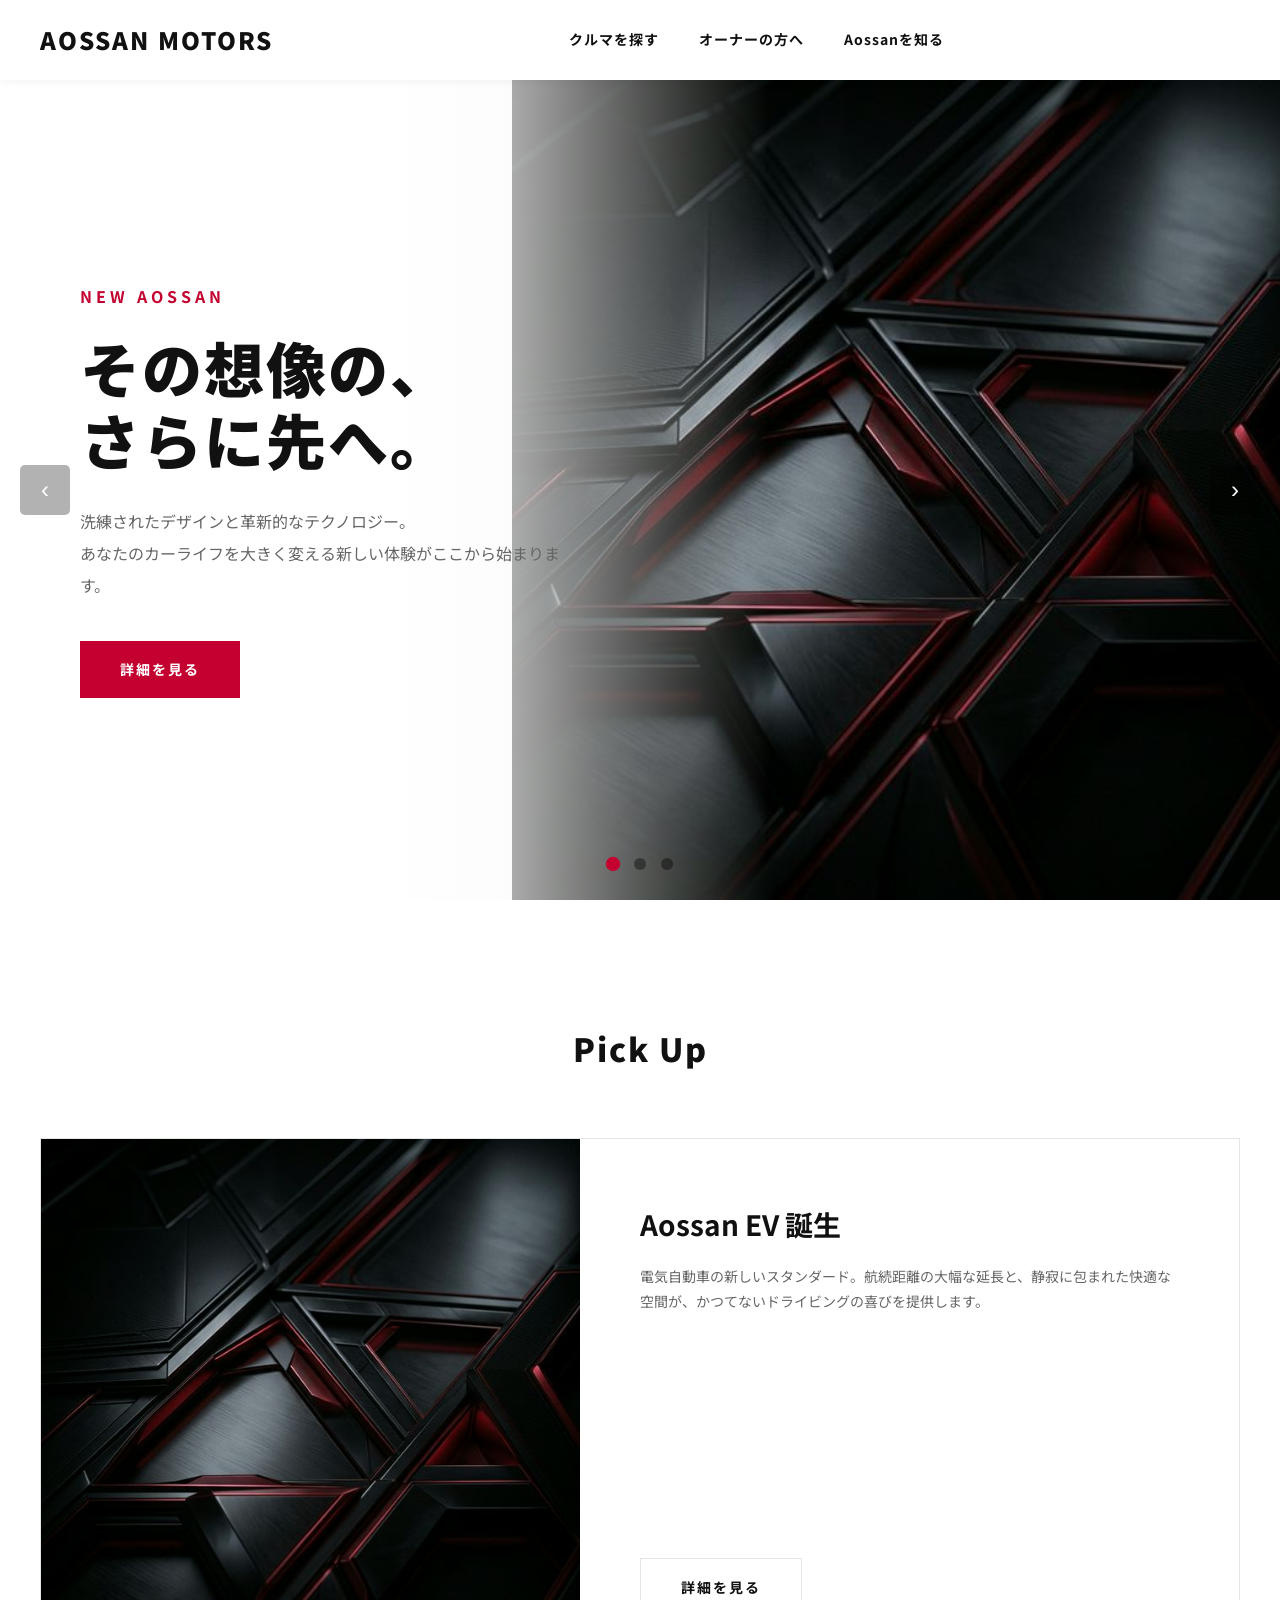
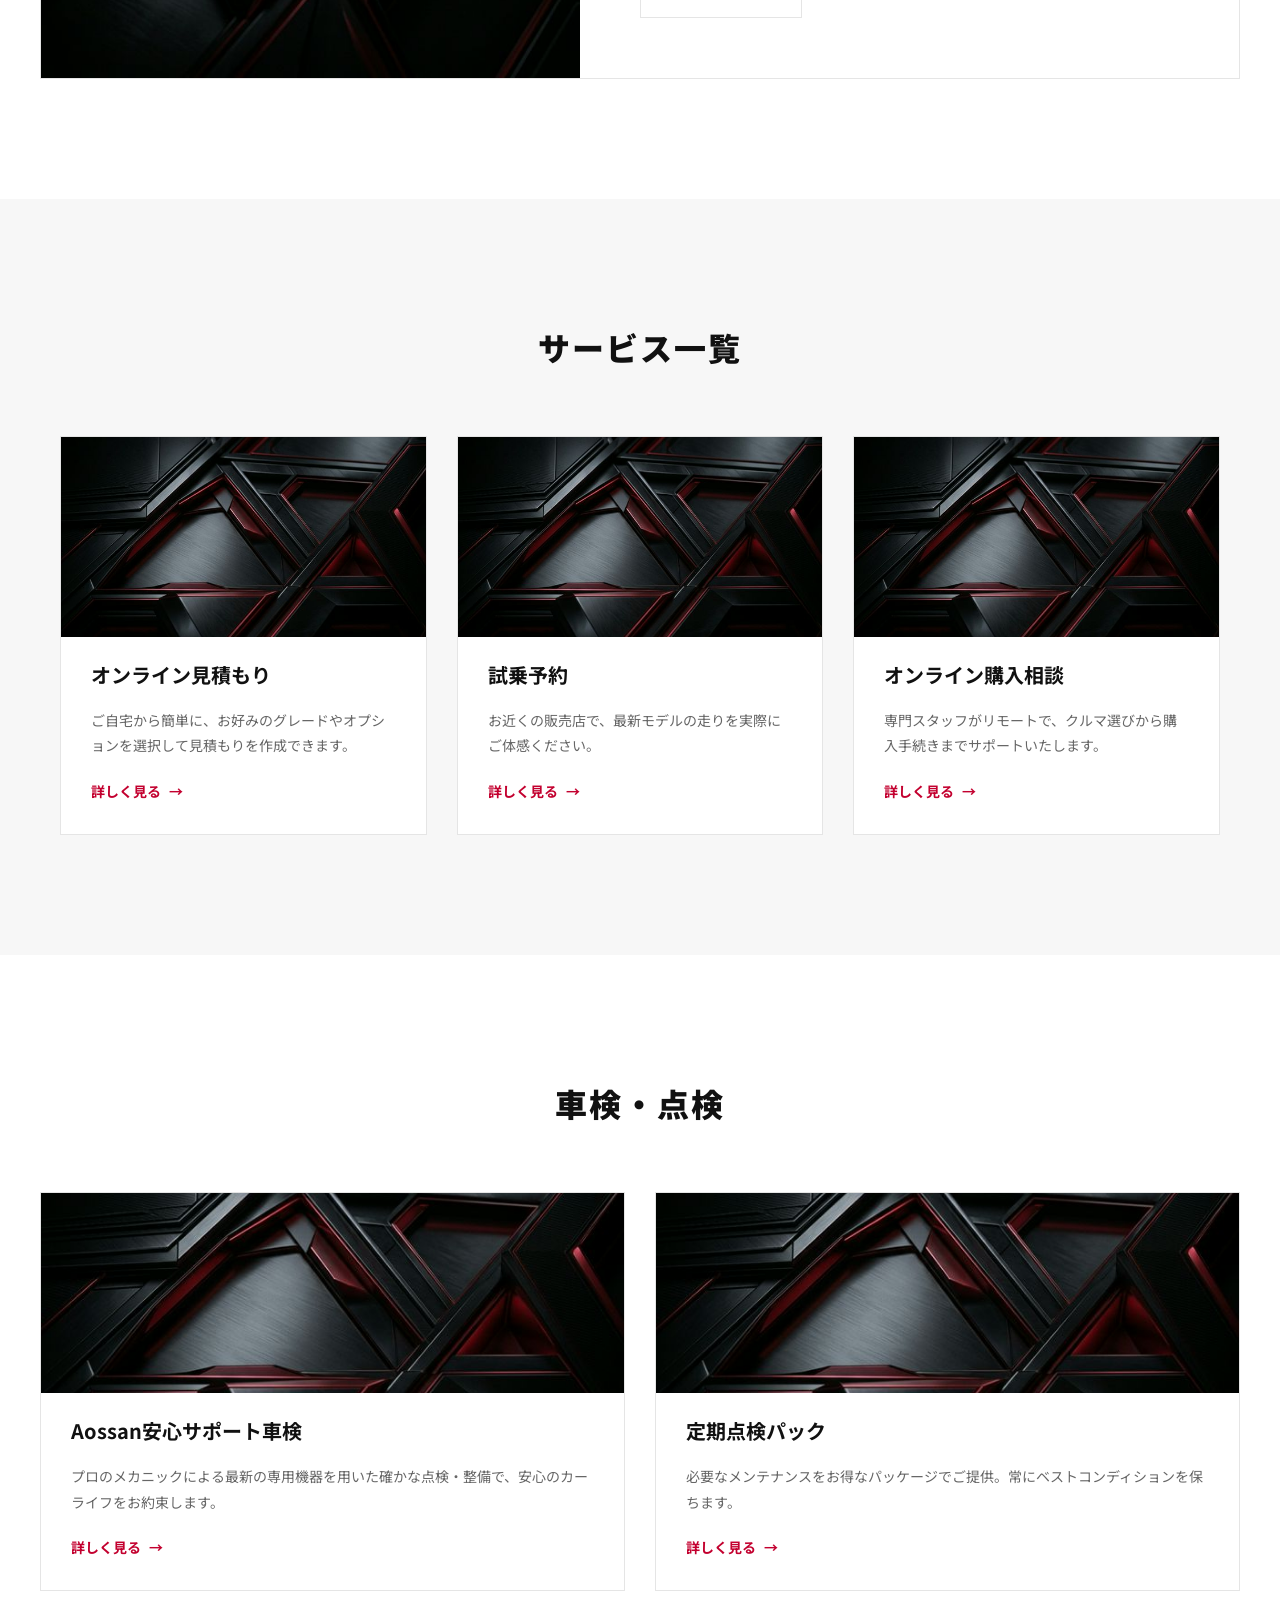
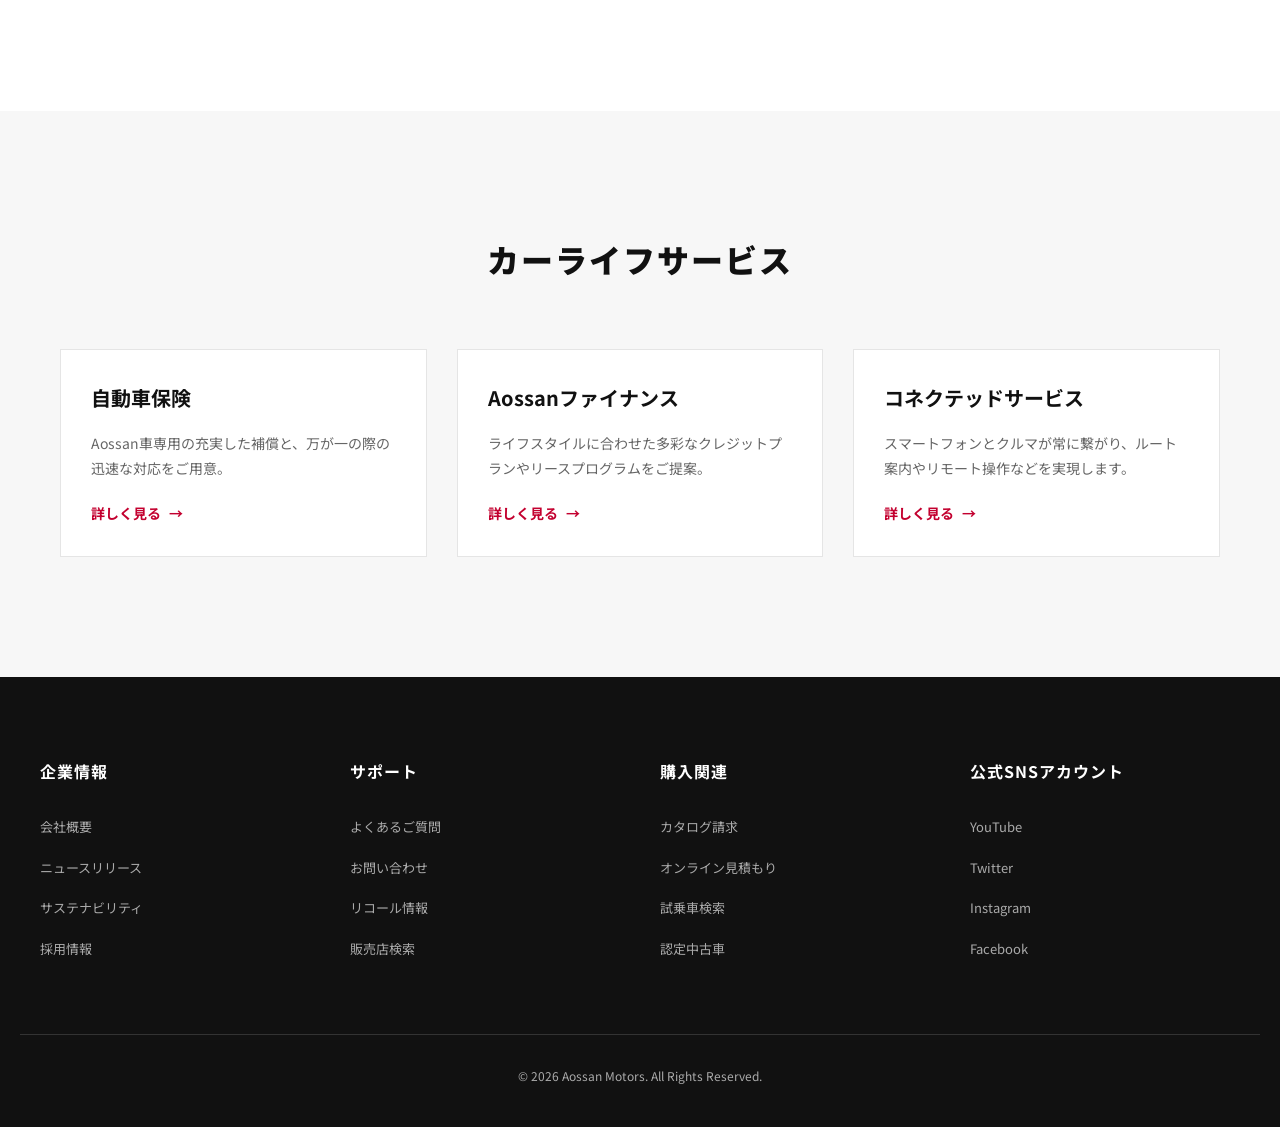
<file: index.html>
<!DOCTYPE html>
<html lang="ja">
<head>
  <meta charset="UTF-8">
  <meta name="viewport" content="width=device-width, initial-scale=1.0">
  <meta name="description" content="Aossanの車ラインナップとサービス紹介">
  <title>Aossan Motors｜未来の車</title>
  <link rel="stylesheet" href="style.css">
</head>
<body>

  <!-- Header -->
  <header class="header">
    <div class="header__logo">
      <a href="index.html">AOSSAN MOTORS</a>
    </div>
    
    <nav class="header__nav">
      <a href="lineup.html">クルマを探す</a>
      <a href="support.html">オーナーの方へ</a>
      <a href="detail.html">Aossanを知る</a>
    </nav>

    <div class="header__controls">
      <div class="hamburger">
        <span></span><span></span><span></span>
      </div>
    </div>
  </header>

  <!-- ① Hero Slider Section -->
  <section class="slider-wrapper">
    <div class="slider">
      <!-- Slide 1 -->
      <div class="slide active">
        <div class="slide-bg" style="background-image: url('./assets/slide1.jpg');"></div>
        <div class="slide-content">
          <p class="slide-label">NEW AOSSAN</p>
          <h1 class="slide-title">その想像の、<br>さらに先へ。</h1>
          <p class="slide-desc">洗練されたデザインと革新的なテクノロジー。<br>あなたのカーライフを大きく変える新しい体験がここから始まります。</p>
          <div>
            <a href="detail.html" class="btn" style="background-color: var(--color-red); border-color: var(--color-red); color: #fff;">詳細を見る</a>
          </div>
        </div>
      </div>
      <!-- Slide 2 -->
      <div class="slide">
        <div class="slide-bg" style="background-image: url('./assets/slide2.jpg');"></div>
        <div class="slide-content">
          <p class="slide-label">PERFORMANCE</p>
          <h1 class="slide-title">圧巻の<br>ドライビング性能</h1>
          <p class="slide-desc">意のままに操る歓びを。次世代パワートレインがもたらす<br>スムーズで力強い加速をご体感ください。</p>
          <div>
            <a href="lineup.html" class="btn" style="background-color: var(--color-red); border-color: var(--color-red); color: #fff;">ラインナップを見る</a>
          </div>
        </div>
      </div>
      <!-- Slide 3 -->
      <div class="slide">
        <div class="slide-bg" style="background-image: url('./assets/slide3.jpg');"></div>
        <div class="slide-content">
          <p class="slide-label">INTERIOR</p>
          <h1 class="slide-title">極上の<br>プライベート空間</h1>
          <p class="slide-desc">静寂と快適性がクロスする。選び抜かれた素材と<br>先進のインターフェースがあなたを包み込みます。</p>
          <div>
            <a href="support.html" class="btn" style="background-color: var(--color-red); border-color: var(--color-red); color: #fff;">サポートを見る</a>
          </div>
        </div>
      </div>

      <!-- Controls -->
      <button class="slider-btn prev">‹</button>
      <button class="slider-btn next">›</button>
      <div class="dots"></div>
    </div>
  </section>

  <!-- ② Pick Up -->
  <section class="section container fade-in">
    <h2 class="section__title">Pick Up</h2>
    
    <div class="pickup-card">
      <div class="pickup-card__image">
        <img src="./assets/interior.jpg" alt="Aossan EV">
      </div>
      <div class="pickup-card__body">
        <h3 class="card__title" style="font-size: 28px; margin-bottom: 15px;">Aossan EV 誕生</h3>
        <p class="card__desc">電気自動車の新しいスタンダード。航続距離の大幅な延長と、静寂に包まれた快適な空間が、かつてないドライビングの喜びを提供します。</p>
        <div>
          <a href="detail.html" class="btn btn--outline">詳細を見る</a>
        </div>
      </div>
    </div>
  </section>

  <!-- ③ Services (3 columns) -->
  <section class="section section--bg fade-in">
    <div class="container">
      <h2 class="section__title">サービス一覧</h2>
      
      <div class="grid-3">
        <div class="card">
          <div class="card__image">
            <img src="./assets/car1.jpg" alt="Service 1">
          </div>
          <h3 class="card__title">オンライン見積もり</h3>
          <p class="card__desc">ご自宅から簡単に、お好みのグレードやオプションを選択して見積もりを作成できます。</p>
          <a href="#" class="card__link">詳しく見る</a>
        </div>
        
        <div class="card">
          <div class="card__image">
            <img src="./assets/car1.jpg" alt="Service 2">
          </div>
          <h3 class="card__title">試乗予約</h3>
          <p class="card__desc">お近くの販売店で、最新モデルの走りを実際にご体感ください。</p>
          <a href="#" class="card__link">詳しく見る</a>
        </div>
        
        <div class="card">
          <div class="card__image">
            <img src="./assets/car1.jpg" alt="Service 3">
          </div>
          <h3 class="card__title">オンライン購入相談</h3>
          <p class="card__desc">専門スタッフがリモートで、クルマ選びから購入手続きまでサポートいたします。</p>
          <a href="#" class="card__link">詳しく見る</a>
        </div>
      </div>
    </div>
  </section>

  <!-- ④ Inspection (2 columns) -->
  <section class="section container fade-in">
    <h2 class="section__title">車検・点検</h2>
    
    <div class="grid-2">
      <div class="card">
        <div class="card__image">
          <img src="./assets/interior.jpg" alt="Inspection">
        </div>
        <h3 class="card__title">Aossan安心サポート車検</h3>
        <p class="card__desc">プロのメカニックによる最新の専用機器を用いた確かな点検・整備で、安心のカーライフをお約束します。</p>
        <a href="support.html" class="card__link">詳しく見る</a>
      </div>
      
      <div class="card">
        <div class="card__image">
          <img src="./assets/interior.jpg" alt="Maintenance">
        </div>
        <h3 class="card__title">定期点検パック</h3>
        <p class="card__desc">必要なメンテナンスをお得なパッケージでご提供。常にベストコンディションを保ちます。</p>
        <a href="support.html" class="card__link">詳しく見る</a>
      </div>
    </div>
  </section>

  <!-- ⑤ Car Life Service (3 columns) -->
  <section class="section section--bg fade-in">
    <div class="container">
      <h2 class="section__title">カーライフサービス</h2>
      
      <div class="grid-3">
        <div class="card">
          <h3 class="card__title">自動車保険</h3>
          <p class="card__desc">Aossan車専用の充実した補償と、万が一の際の迅速な対応をご用意。</p>
          <a href="#" class="card__link">詳しく見る</a>
        </div>
        
        <div class="card">
          <h3 class="card__title">Aossanファイナンス</h3>
          <p class="card__desc">ライフスタイルに合わせた多彩なクレジットプランやリースプログラムをご提案。</p>
          <a href="#" class="card__link">詳しく見る</a>
        </div>
        
        <div class="card">
          <h3 class="card__title">コネクテッドサービス</h3>
          <p class="card__desc">スマートフォンとクルマが常に繋がり、ルート案内やリモート操作などを実現します。</p>
          <a href="#" class="card__link">詳しく見る</a>
        </div>
      </div>
    </div>
  </section>

  <!-- Footer -->
  <footer class="footer">
    <div class="footer-grid">
      <div class="footer-col">
        <h4>企業情報</h4>
        <ul>
          <li><a href="#">会社概要</a></li>
          <li><a href="#">ニュースリリース</a></li>
          <li><a href="#">サステナビリティ</a></li>
          <li><a href="#">採用情報</a></li>
        </ul>
      </div>
      <div class="footer-col">
        <h4>サポート</h4>
        <ul>
          <li><a href="support.html">よくあるご質問</a></li>
          <li><a href="contact.html">お問い合わせ</a></li>
          <li><a href="#">リコール情報</a></li>
          <li><a href="#">販売店検索</a></li>
        </ul>
      </div>
      <div class="footer-col">
        <h4>購入関連</h4>
        <ul>
          <li><a href="lineup.html">カタログ請求</a></li>
          <li><a href="#">オンライン見積もり</a></li>
          <li><a href="#">試乗車検索</a></li>
          <li><a href="#">認定中古車</a></li>
        </ul>
      </div>
      <div class="footer-col">
        <h4>公式SNSアカウント</h4>
        <ul>
          <li><a href="#">YouTube</a></li>
          <li><a href="#">Twitter</a></li>
          <li><a href="#">Instagram</a></li>
          <li><a href="#">Facebook</a></li>
        </ul>
      </div>
    </div>
    <div class="footer__bottom">
      <p>&copy; 2026 Aossan Motors. All Rights Reserved.</p>
    </div>
  </footer>

  <script src="main.js"></script>
</body>
</html>
</file>
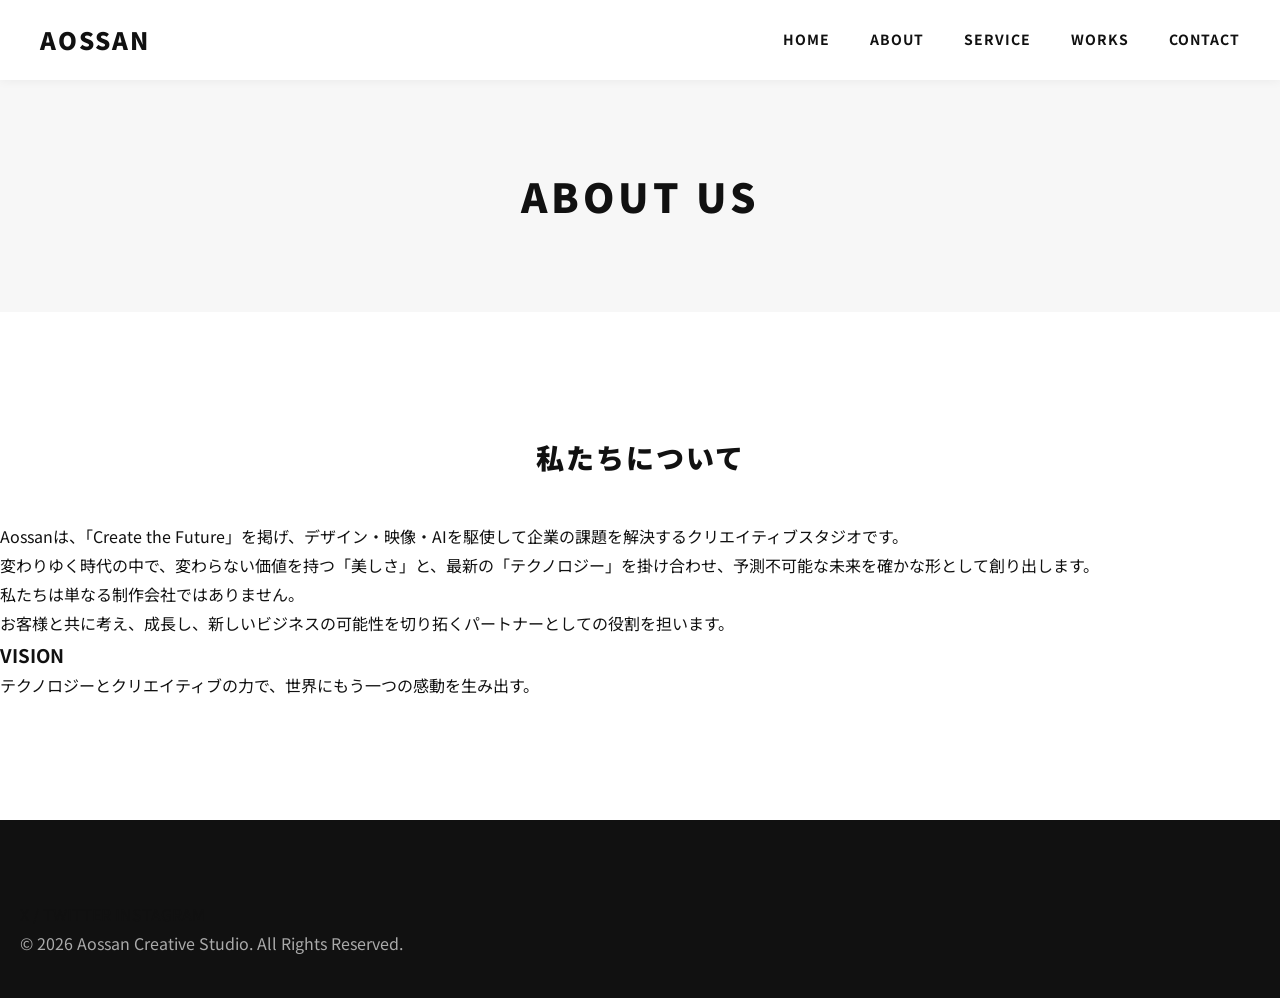
<file: about.html>
<!DOCTYPE html>
<html lang="ja">
<head>
  <meta charset="UTF-8">
  <meta name="viewport" content="width=device-width, initial-scale=1.0">
  <meta name="description" content="Aossanについて。デザイン・映像・AIで未来を創るクリエイティブスタジオ。">
  <title>ABOUT｜Aossan Creative Studio</title>
  <link rel="stylesheet" href="style.css">
</head>
<body>

  <!-- Header -->
  <header class="header">
    <div class="header__logo">
      <a href="index.html">AOSSAN</a>
    </div>
    <div class="hamburger">
      <span></span>
      <span></span>
      <span></span>
    </div>
    <nav class="header__nav">
      <a href="index.html">HOME</a>
      <a href="about.html" class="active">ABOUT</a>
      <a href="service.html">SERVICE</a>
      <a href="works.html">WORKS</a>
      <a href="contact.html">CONTACT</a>
    </nav>
  </header>

  <!-- Page Header -->
  <div class="page-header">
    <h1>ABOUT US</h1>
  </div>

  <!-- Content -->
  <section class="section fade-in">
    <div class="about-content">
      <h2 class="section__title" style="font-size: 28px; margin-bottom: 40px;">私たちについて</h2>
      <p>
        Aossanは、「Create the Future」を掲げ、デザイン・映像・AIを駆使して企業の課題を解決するクリエイティブスタジオです。<br>
        変わりゆく時代の中で、変わらない価値を持つ「美しさ」と、最新の「テクノロジー」を掛け合わせ、予測不可能な未来を確かな形として創り出します。
      </p>
      <p>
        私たちは単なる制作会社ではありません。<br>
        お客様と共に考え、成長し、新しいビジネスの可能性を切り拓くパートナーとしての役割を担います。
      </p>
      
      <div class="vision-box">
        <h3>VISION</h3>
        <p style="margin-bottom: 0;">テクノロジーとクリエイティブの力で、世界にもう一つの感動を生み出す。</p>
      </div>
    </div>
  </section>

  <!-- Footer -->
  <footer class="footer">
    <div class="footer__sns">
      <a href="#">X / TWITTER</a>
      <a href="#">INSTAGRAM</a>
    </div>
    <p class="footer__copy">&copy; 2026 Aossan Creative Studio. All Rights Reserved.</p>
  </footer>

  <script src="main.js"></script>
</body>
</html>
</file>
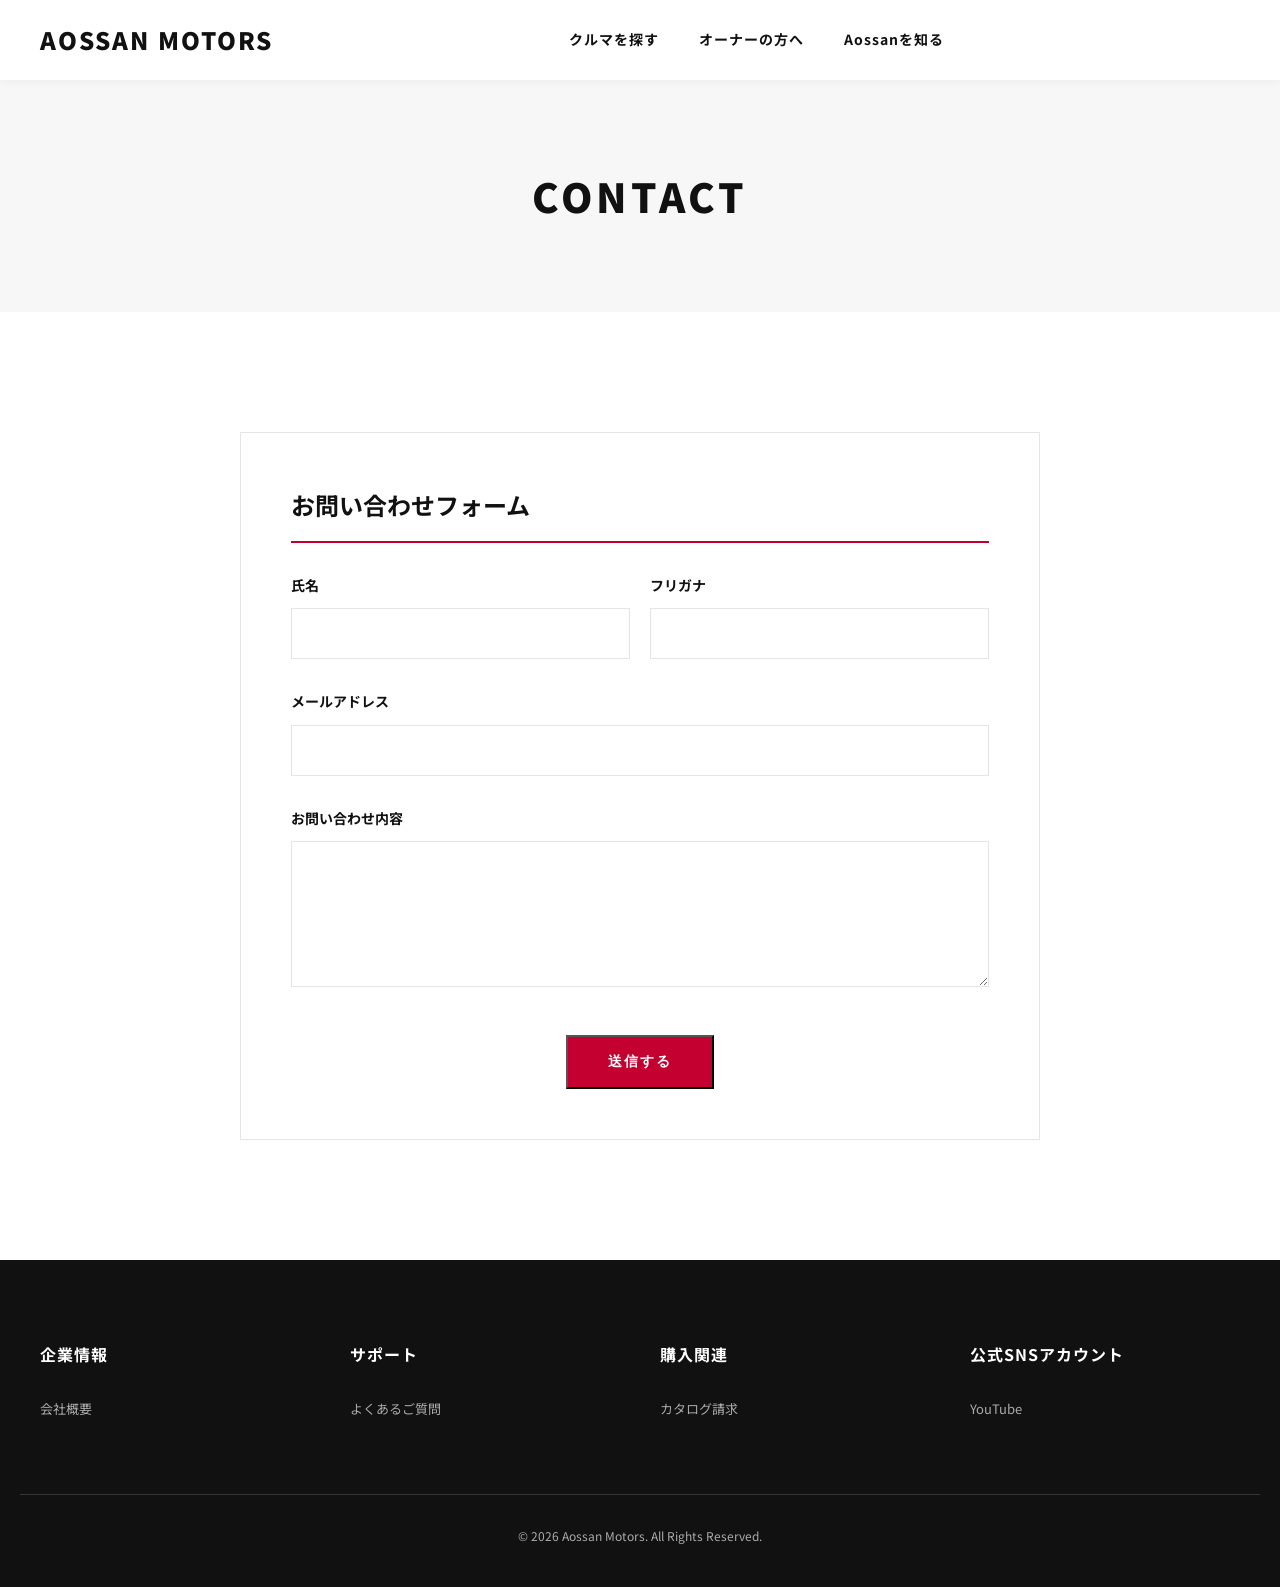
<file: contact.html>
<!DOCTYPE html>
<html lang="ja">
<head>
  <meta charset="UTF-8">
  <meta name="viewport" content="width=device-width, initial-scale=1.0">
  <title>CONTACT｜Aossan Motors</title>
  <link rel="stylesheet" href="style.css">
</head>
<body>
  <header class="header">
    <div class="header__logo"><a href="index.html">AOSSAN MOTORS</a></div>
    <nav class="header__nav">
      <a href="lineup.html">クルマを探す</a>
      <a href="support.html">オーナーの方へ</a>
      <a href="detail.html">Aossanを知る</a>
    </nav>
    <div class="header__controls">
      <div class="hamburger"><span></span><span></span><span></span></div>
    </div>
  </header>

  <div class="page-header">
    <h1>CONTACT</h1>
  </div>

  <section class="section container fade-in">
    <div style="max-width: 800px; margin: 0 auto; background: var(--color-white); border: 1px solid var(--color-border); padding: 50px;">
      <h2 style="font-size: 24px; font-weight: 700; margin-bottom: 30px; border-bottom: 2px solid var(--color-red); padding-bottom: 15px;">お問い合わせフォーム</h2>
      <form action="#" method="POST" onsubmit="event.preventDefault(); alert('送信しました');">
        <div class="grid-2" style="gap: 20px;">
          <div class="form-group"><label>氏名</label><input type="text" required></div>
          <div class="form-group"><label>フリガナ</label><input type="text" required></div>
        </div>
        <div class="form-group"><label>メールアドレス</label><input type="email" required></div>
        <div class="form-group"><label>お問い合わせ内容</label><textarea rows="6" required></textarea></div>
        <div style="text-align: center; margin-top: 40px;">
          <button type="submit" class="btn">送信する</button>
        </div>
      </form>
    </div>
  </section>

  <!-- Footer -->
  <footer class="footer">
    <div class="footer-grid">
      <div class="footer-col">
        <h4>企業情報</h4><ul><li><a href="#">会社概要</a></li></ul>
      </div>
      <div class="footer-col">
        <h4>サポート</h4><ul><li><a href="support.html">よくあるご質問</a></li></ul>
      </div>
      <div class="footer-col">
        <h4>購入関連</h4><ul><li><a href="lineup.html">カタログ請求</a></li></ul>
      </div>
      <div class="footer-col">
        <h4>公式SNSアカウント</h4><ul><li><a href="#">YouTube</a></li></ul>
      </div>
    </div>
    <div class="footer__bottom">
      <p>&copy; 2026 Aossan Motors. All Rights Reserved.</p>
    </div>
  </footer>
  <script src="main.js"></script>
</body>
</html>
</file>
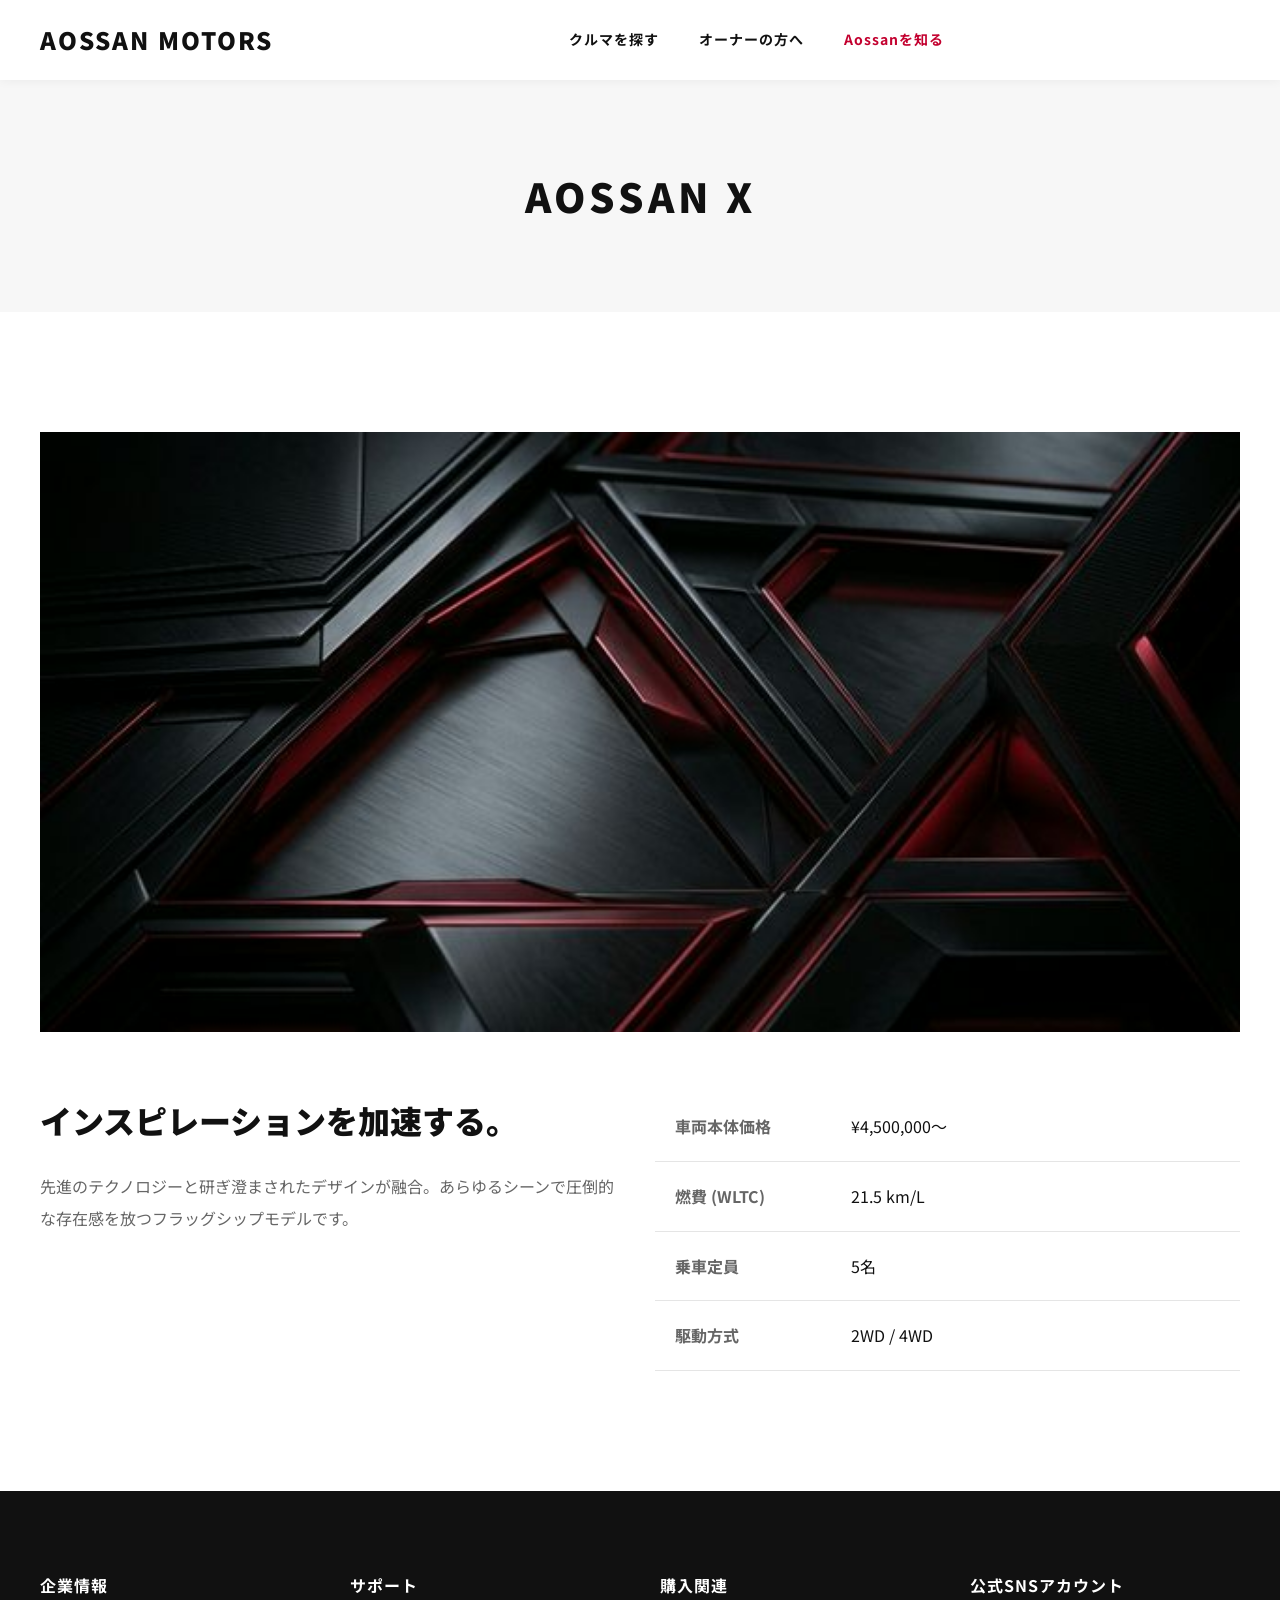
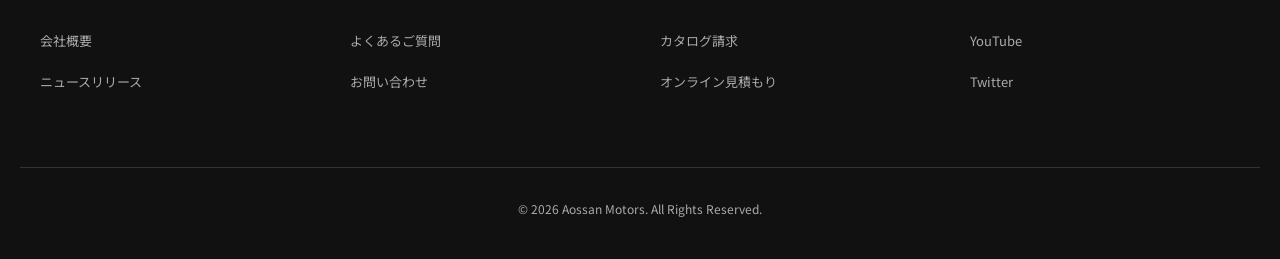
<file: detail.html>
<!DOCTYPE html>
<html lang="ja">
<head>
  <meta charset="UTF-8">
  <meta name="viewport" content="width=device-width, initial-scale=1.0">
  <title>DETAIL｜Aossan Motors</title>
  <link rel="stylesheet" href="style.css">
</head>
<body>
  <!-- Header -->
  <header class="header">
    <div class="header__logo">
      <a href="index.html">AOSSAN MOTORS</a>
    </div>
    <nav class="header__nav">
      <a href="lineup.html">クルマを探す</a>
      <a href="support.html">オーナーの方へ</a>
      <a href="detail.html" class="active" style="color:var(--color-red);">Aossanを知る</a>
    </nav>
    <div class="header__controls">
      <div class="hamburger"><span></span><span></span><span></span></div>
    </div>
  </header>

  <div class="page-header">
    <h1>AOSSAN X</h1>
  </div>

  <section class="section container fade-in">
    <div style="text-align: center; margin-bottom: 60px;">
      <img src="./assets/hero-car.jpg" alt="Aossan X" style="width:100%; max-height: 600px; object-fit: cover;">
    </div>
    
    <div class="grid-2">
      <div>
        <h2 style="font-size: 32px; font-weight: 900; margin-bottom: 20px;">インスピレーションを加速する。</h2>
        <p style="color: var(--color-gray-text); line-height: 2; margin-bottom: 40px;">先進のテクノロジーと研ぎ澄まされたデザインが融合。あらゆるシーンで圧倒的な存在感を放つフラッグシップモデルです。</p>
      </div>
      <div>
        <table class="spec-table">
          <tr><th>車両本体価格</th><td>¥4,500,000〜</td></tr>
          <tr><th>燃費 (WLTC)</th><td>21.5 km/L</td></tr>
          <tr><th>乗車定員</th><td>5名</td></tr>
          <tr><th>駆動方式</th><td>2WD / 4WD</td></tr>
        </table>
      </div>
    </div>
  </section>

  <!-- Footer -->
  <footer class="footer">
    <div class="footer-grid">
      <div class="footer-col">
        <h4>企業情報</h4>
        <ul>
          <li><a href="#">会社概要</a></li>
          <li><a href="#">ニュースリリース</a></li>
        </ul>
      </div>
      <div class="footer-col">
        <h4>サポート</h4>
        <ul>
          <li><a href="support.html">よくあるご質問</a></li>
          <li><a href="contact.html">お問い合わせ</a></li>
        </ul>
      </div>
      <div class="footer-col">
        <h4>購入関連</h4>
        <ul>
          <li><a href="lineup.html">カタログ請求</a></li>
          <li><a href="#">オンライン見積もり</a></li>
        </ul>
      </div>
      <div class="footer-col">
        <h4>公式SNSアカウント</h4>
        <ul>
          <li><a href="#">YouTube</a></li>
          <li><a href="#">Twitter</a></li>
        </ul>
      </div>
    </div>
    <div class="footer__bottom">
      <p>&copy; 2026 Aossan Motors. All Rights Reserved.</p>
    </div>
  </footer>
  <script src="main.js"></script>
</body>
</html>
</file>
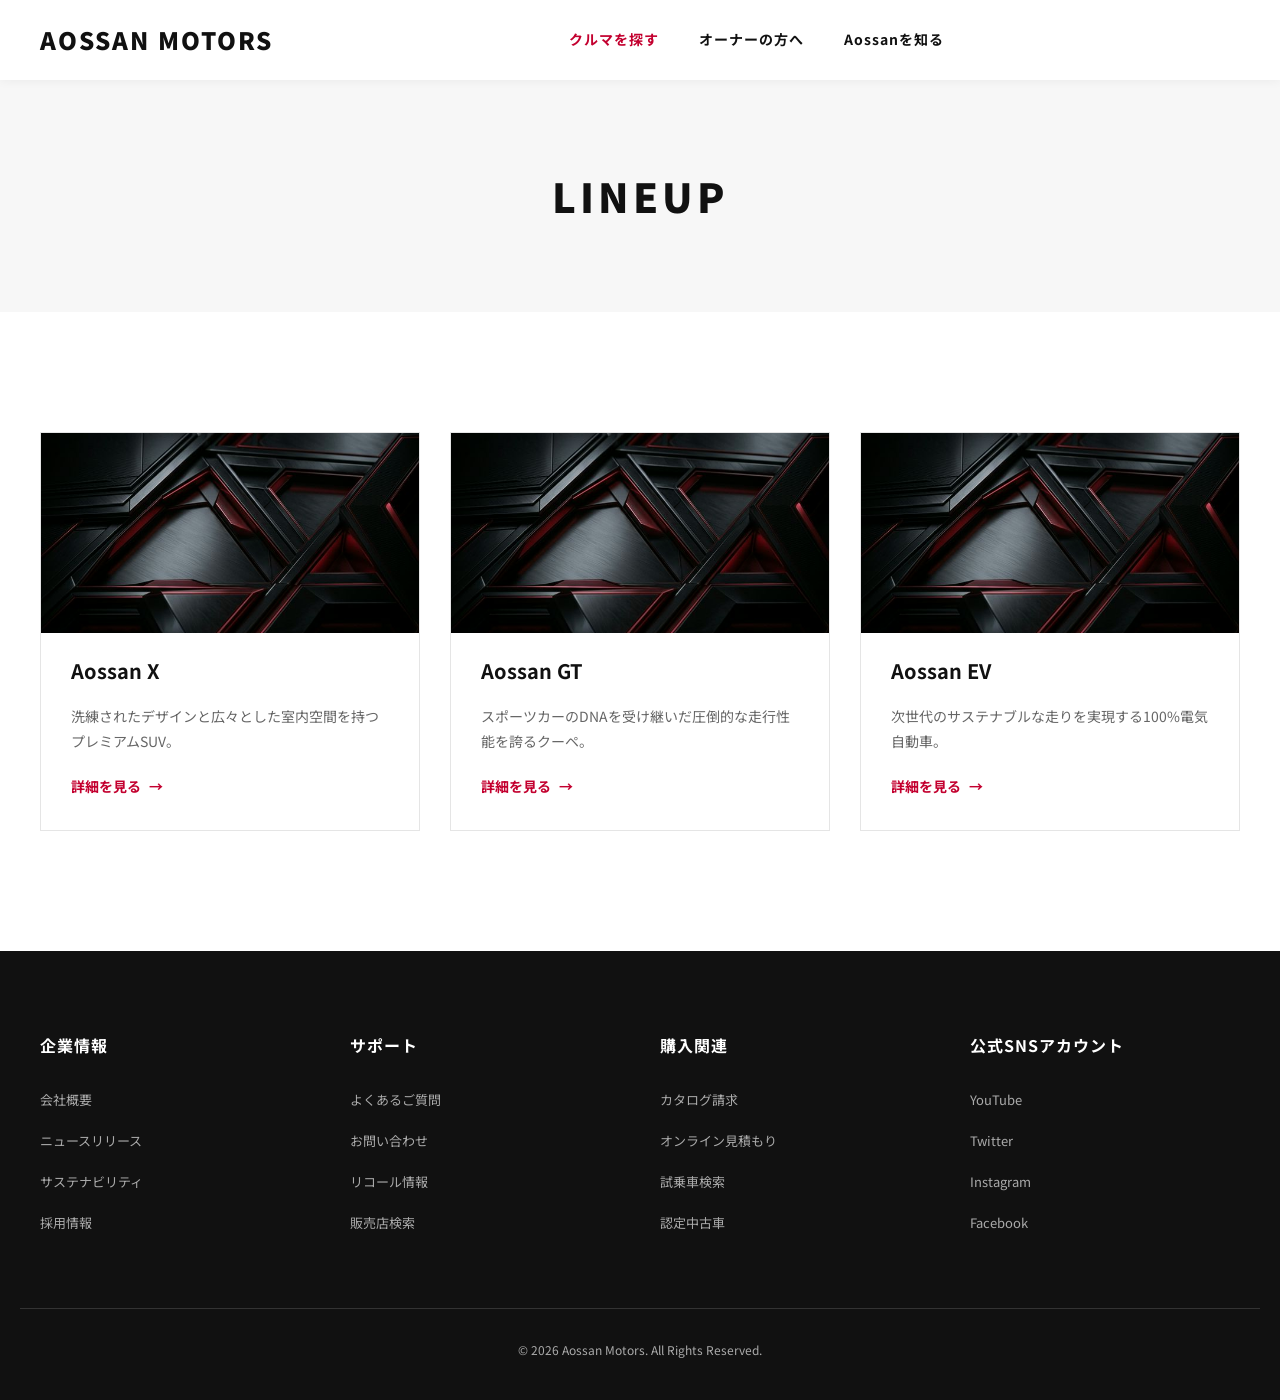
<file: lineup.html>
<!DOCTYPE html>
<html lang="ja">
<head>
  <meta charset="UTF-8">
  <meta name="viewport" content="width=device-width, initial-scale=1.0">
  <meta name="description" content="Aossanの車ラインナップ">
  <title>LINEUP｜Aossan Motors</title>
  <link rel="stylesheet" href="style.css">
</head>
<body>
  <!-- Header -->
  <header class="header">
    <div class="header__logo">
      <a href="index.html">AOSSAN MOTORS</a>
    </div>
    <nav class="header__nav">
      <a href="lineup.html" class="active" style="color:var(--color-red);">クルマを探す</a>
      <a href="support.html">オーナーの方へ</a>
      <a href="detail.html">Aossanを知る</a>
    </nav>
    <div class="header__controls">
      <div class="hamburger"><span></span><span></span><span></span></div>
    </div>
  </header>

  <div class="page-header">
    <h1>LINEUP</h1>
  </div>

  <section class="section container fade-in">
    <div class="grid-3">
      <div class="card">
        <div class="card__image"><img src="./assets/car1.jpg" alt="Aossan X"></div>
        <h3 class="card__title">Aossan X</h3>
        <p class="card__desc">洗練されたデザインと広々とした室内空間を持つプレミアムSUV。</p>
        <a href="detail.html" class="card__link">詳細を見る</a>
      </div>
      <div class="card">
        <div class="card__image"><img src="./assets/car1.jpg" alt="Aossan GT"></div>
        <h3 class="card__title">Aossan GT</h3>
        <p class="card__desc">スポーツカーのDNAを受け継いだ圧倒的な走行性能を誇るクーペ。</p>
        <a href="detail.html" class="card__link">詳細を見る</a>
      </div>
      <div class="card">
        <div class="card__image"><img src="./assets/interior.jpg" alt="Aossan EV"></div>
        <h3 class="card__title">Aossan EV</h3>
        <p class="card__desc">次世代のサステナブルな走りを実現する100%電気自動車。</p>
        <a href="detail.html" class="card__link">詳細を見る</a>
      </div>
    </div>
  </section>

  <!-- Footer -->
  <footer class="footer">
    <div class="footer-grid">
      <div class="footer-col">
        <h4>企業情報</h4>
        <ul>
          <li><a href="#">会社概要</a></li>
          <li><a href="#">ニュースリリース</a></li>
          <li><a href="#">サステナビリティ</a></li>
          <li><a href="#">採用情報</a></li>
        </ul>
      </div>
      <div class="footer-col">
        <h4>サポート</h4>
        <ul>
          <li><a href="support.html">よくあるご質問</a></li>
          <li><a href="contact.html">お問い合わせ</a></li>
          <li><a href="#">リコール情報</a></li>
          <li><a href="#">販売店検索</a></li>
        </ul>
      </div>
      <div class="footer-col">
        <h4>購入関連</h4>
        <ul>
          <li><a href="lineup.html">カタログ請求</a></li>
          <li><a href="#">オンライン見積もり</a></li>
          <li><a href="#">試乗車検索</a></li>
          <li><a href="#">認定中古車</a></li>
        </ul>
      </div>
      <div class="footer-col">
        <h4>公式SNSアカウント</h4>
        <ul>
          <li><a href="#">YouTube</a></li>
          <li><a href="#">Twitter</a></li>
          <li><a href="#">Instagram</a></li>
          <li><a href="#">Facebook</a></li>
        </ul>
      </div>
    </div>
    <div class="footer__bottom">
      <p>&copy; 2026 Aossan Motors. All Rights Reserved.</p>
    </div>
  </footer>

  <script src="main.js"></script>
</body>
</html>
</file>
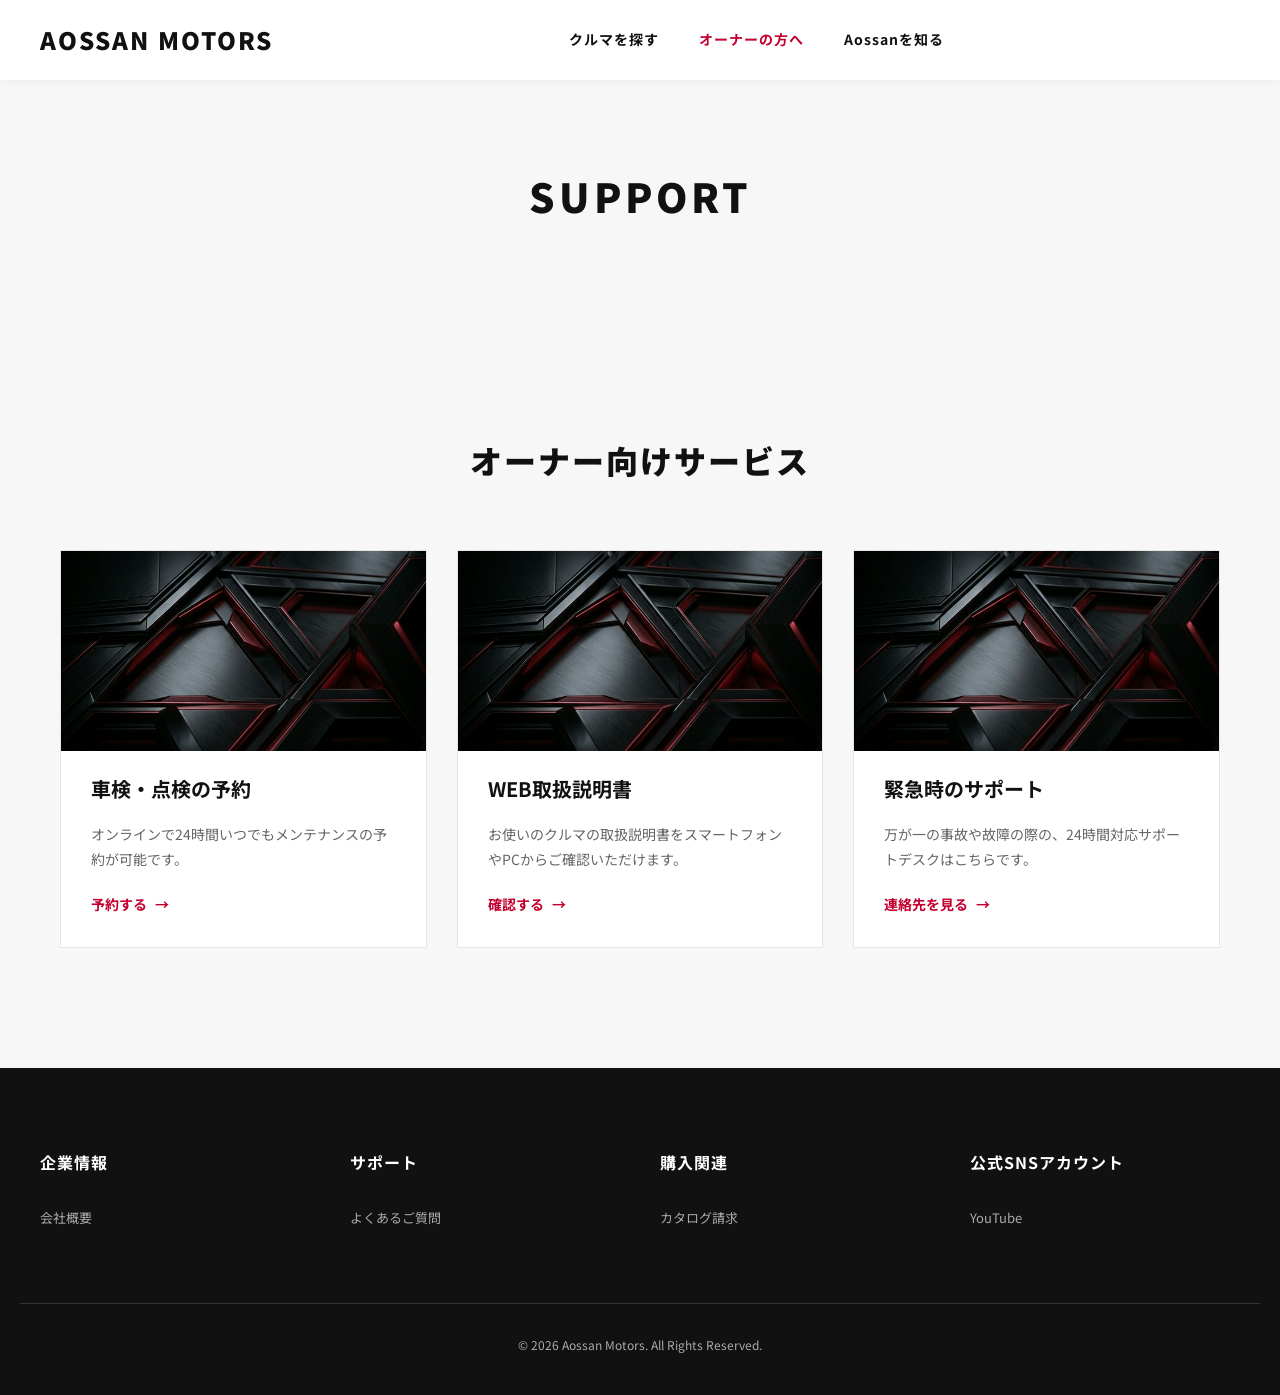
<file: support.html>
<!DOCTYPE html>
<html lang="ja">
<head>
  <meta charset="UTF-8">
  <meta name="viewport" content="width=device-width, initial-scale=1.0">
  <title>SUPPORT｜Aossan Motors</title>
  <link rel="stylesheet" href="style.css">
</head>
<body>
  <!-- Header -->
  <header class="header">
    <div class="header__logo">
      <a href="index.html">AOSSAN MOTORS</a>
    </div>
    <nav class="header__nav">
      <a href="lineup.html">クルマを探す</a>
      <a href="support.html" class="active" style="color:var(--color-red);">オーナーの方へ</a>
      <a href="detail.html">Aossanを知る</a>
    </nav>
    <div class="header__controls">
      <div class="hamburger"><span></span><span></span><span></span></div>
    </div>
  </header>

  <div class="page-header">
    <h1>SUPPORT</h1>
  </div>

  <section class="section section--bg fade-in">
    <div class="container">
      <h2 class="section__title">オーナー向けサービス</h2>
      <div class="grid-3">
        <div class="card">
          <div class="card__image"><img src="./assets/interior.jpg" alt="車検"></div>
          <h3 class="card__title">車検・点検の予約</h3>
          <p class="card__desc">オンラインで24時間いつでもメンテナンスの予約が可能です。</p>
          <a href="#" class="card__link">予約する</a>
        </div>
        <div class="card">
          <div class="card__image"><img src="./assets/car1.jpg" alt="取扱説明書"></div>
          <h3 class="card__title">WEB取扱説明書</h3>
          <p class="card__desc">お使いのクルマの取扱説明書をスマートフォンやPCからご確認いただけます。</p>
          <a href="#" class="card__link">確認する</a>
        </div>
        <div class="card">
          <div class="card__image"><img src="./assets/hero-car.jpg" alt="トラブル"></div>
          <h3 class="card__title">緊急時のサポート</h3>
          <p class="card__desc">万が一の事故や故障の際の、24時間対応サポートデスクはこちらです。</p>
          <a href="#" class="card__link">連絡先を見る</a>
        </div>
      </div>
    </div>
  </section>

  <!-- Footer -->
  <footer class="footer">
    <div class="footer-grid">
      <div class="footer-col">
        <h4>企業情報</h4><ul><li><a href="#">会社概要</a></li></ul>
      </div>
      <div class="footer-col">
        <h4>サポート</h4><ul><li><a href="support.html">よくあるご質問</a></li></ul>
      </div>
      <div class="footer-col">
        <h4>購入関連</h4><ul><li><a href="lineup.html">カタログ請求</a></li></ul>
      </div>
      <div class="footer-col">
        <h4>公式SNSアカウント</h4><ul><li><a href="#">YouTube</a></li></ul>
      </div>
    </div>
    <div class="footer__bottom">
      <p>&copy; 2026 Aossan Motors. All Rights Reserved.</p>
    </div>
  </footer>
  <script src="main.js"></script>
</body>
</html>
</file>
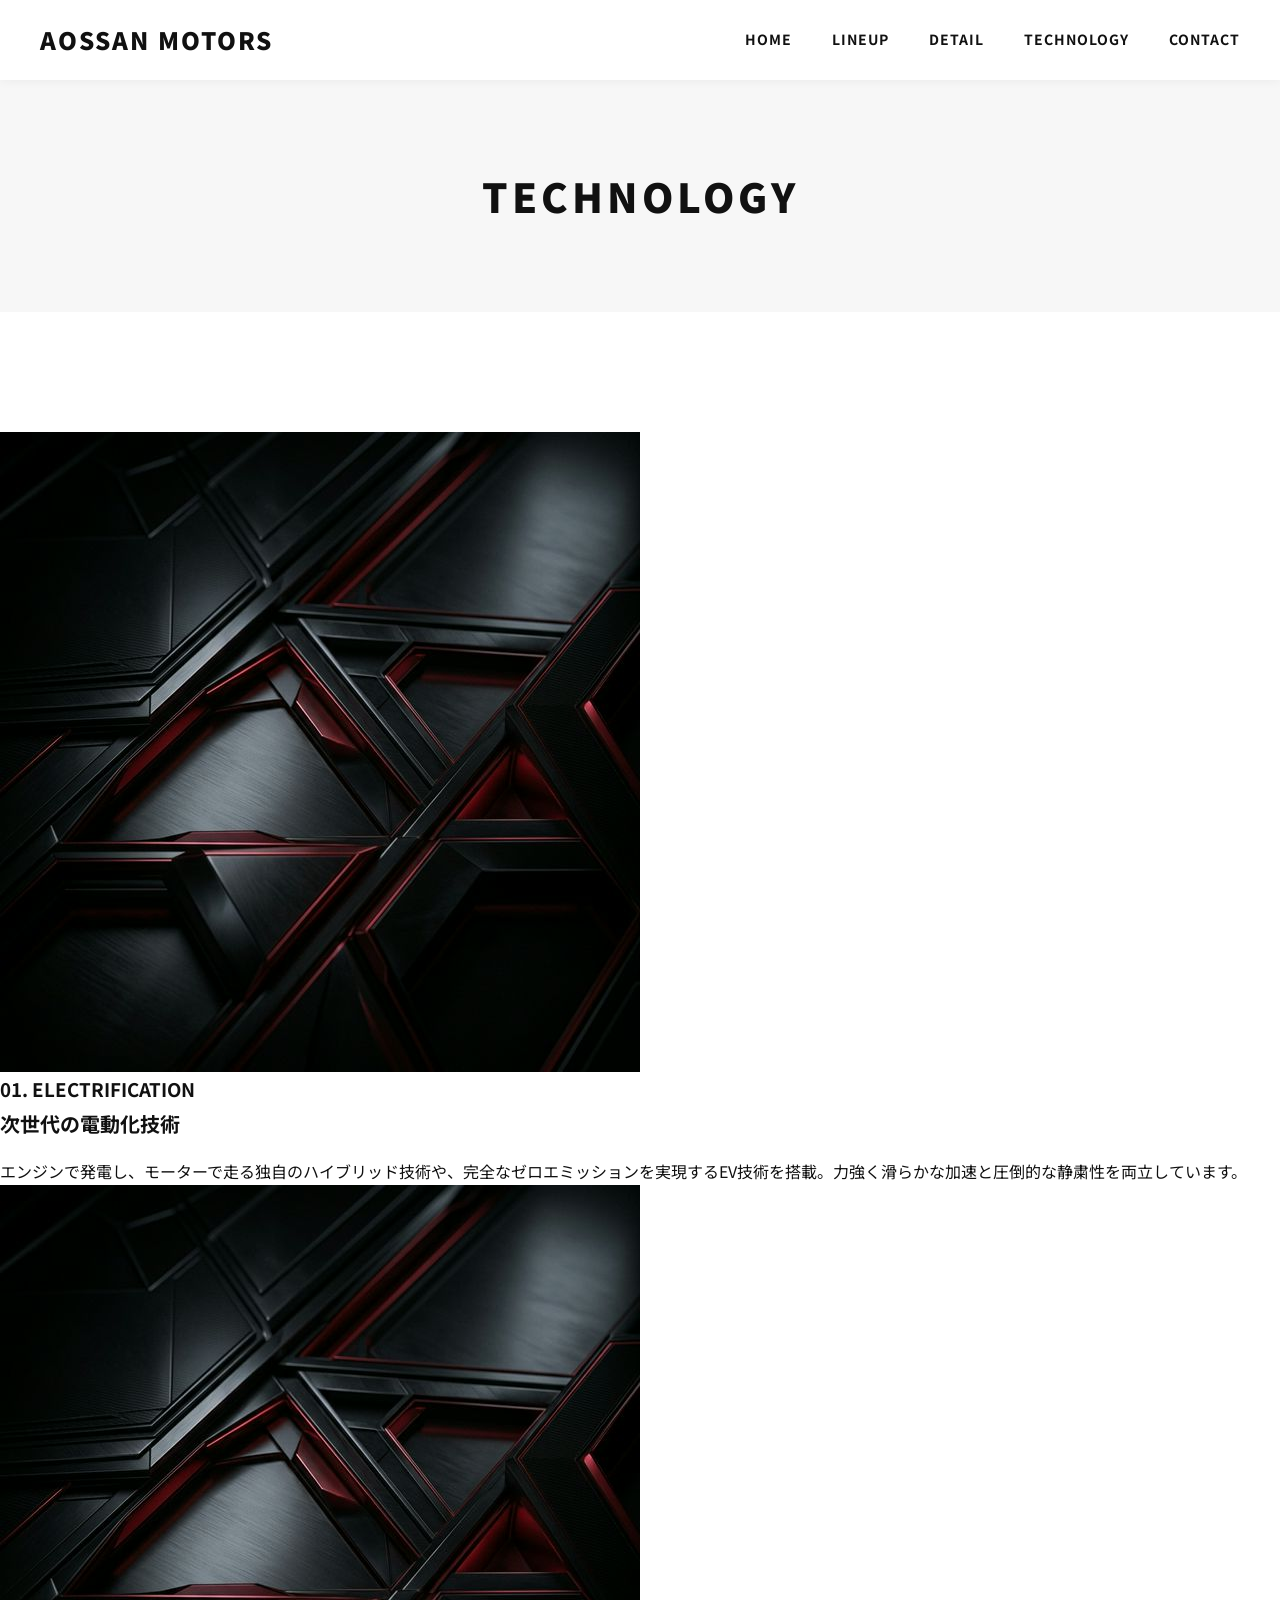
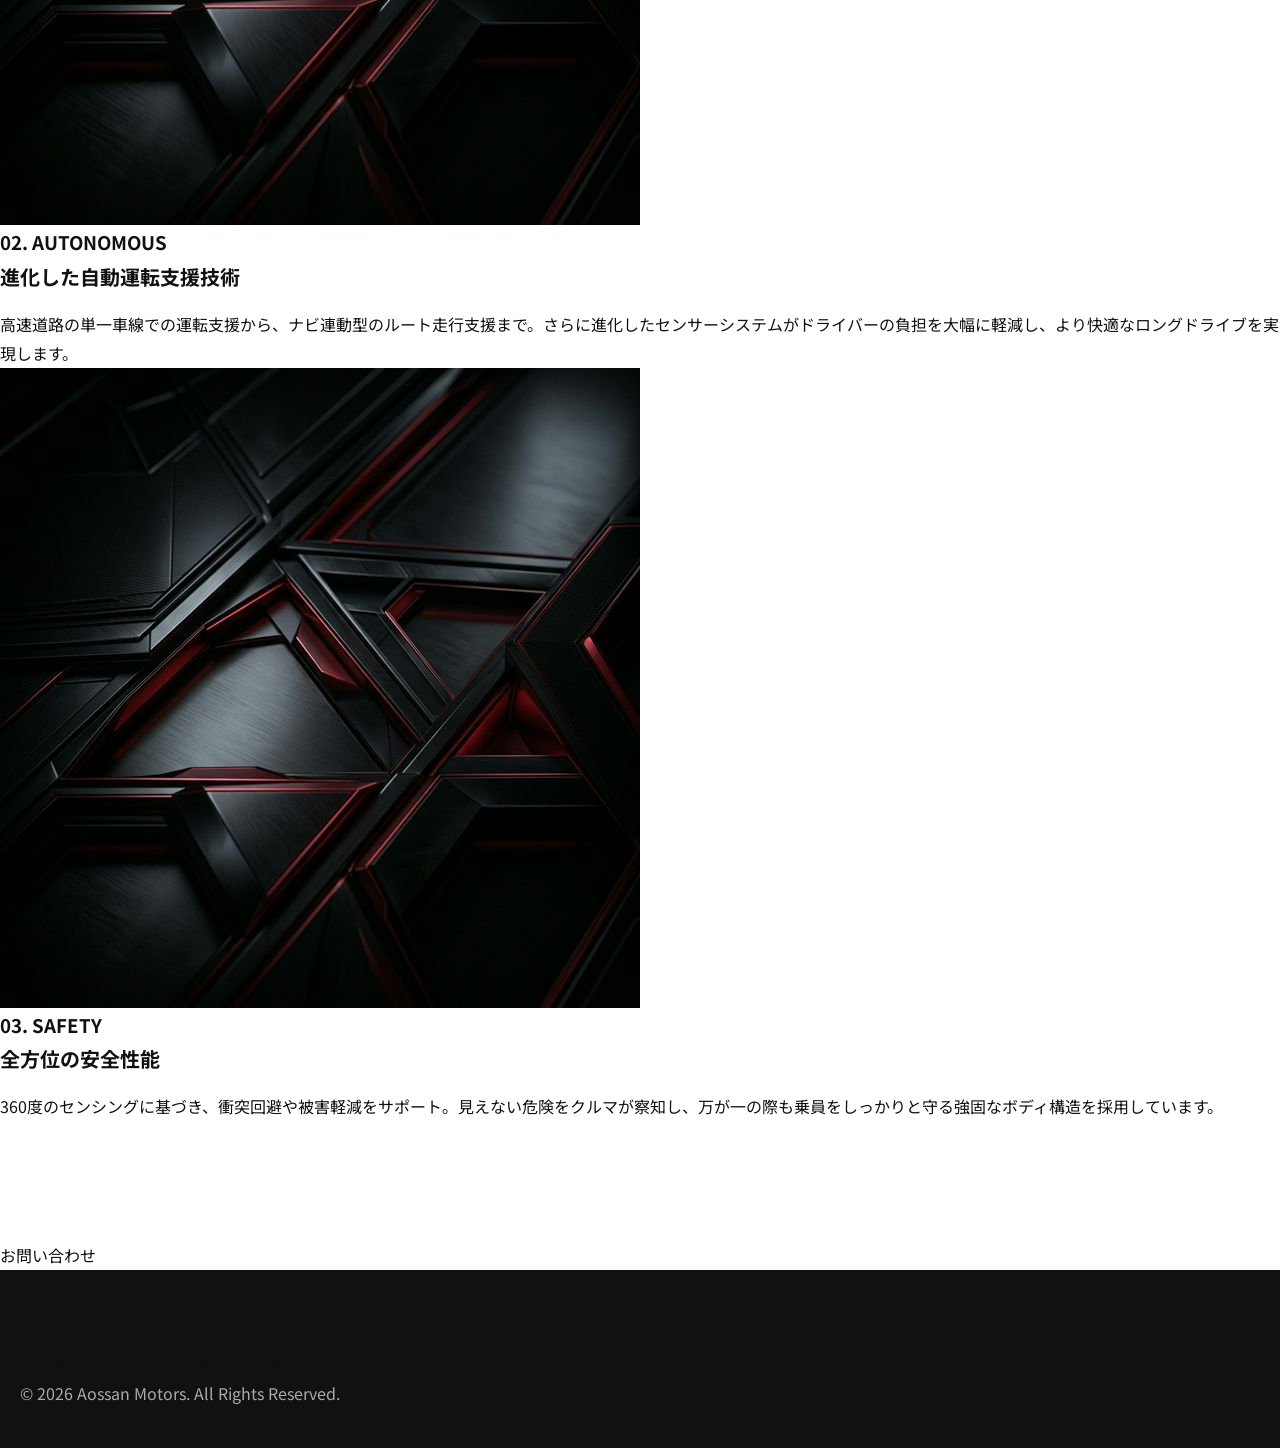
<file: technology.html>
<!DOCTYPE html>
<html lang="ja">
<head>
  <meta charset="UTF-8">
  <meta name="viewport" content="width=device-width, initial-scale=1.0">
  <meta name="description" content="Aossan Motorsの技術紹介。">
  <title>TECHNOLOGY｜Aossan Motors</title>
  <link rel="stylesheet" href="style.css">
</head>
<body>
  <header class="header">
    <div class="header__logo">
      <a href="index.html">AOSSAN MOTORS</a>
    </div>
    <div class="hamburger">
      <span></span><span></span><span></span>
    </div>
    <nav class="header__nav">
      <a href="index.html">HOME</a>
      <a href="lineup.html">LINEUP</a>
      <a href="detail.html">DETAIL</a>
      <a href="technology.html" class="active">TECHNOLOGY</a>
      <a href="contact.html">CONTACT</a>
    </nav>
  </header>

  <div class="page-header">
    <h1>TECHNOLOGY</h1>
  </div>

  <section class="section fade-in">
    <!-- Tech 1 -->
    <div class="tech-block fade-in">
      <div class="tech-block__img">
        <img src="./assets/interior.jpg" alt="Electric">
      </div>
      <div class="tech-block__txt">
        <h3>01. ELECTRIFICATION</h3>
        <h4 style="font-size: 20px; font-weight: bold; margin-bottom: 15px;">次世代の電動化技術</h4>
        <p>エンジンで発電し、モーターで走る独自のハイブリッド技術や、完全なゼロエミッションを実現するEV技術を搭載。力強く滑らかな加速と圧倒的な静粛性を両立しています。</p>
      </div>
    </div>
    
    <!-- Tech 2 -->
    <div class="tech-block fade-in">
      <div class="tech-block__img">
        <img src="./assets/car1.jpg" alt="Autonomous Driving">
      </div>
      <div class="tech-block__txt">
        <h3>02. AUTONOMOUS</h3>
        <h4 style="font-size: 20px; font-weight: bold; margin-bottom: 15px;">進化した自動運転支援技術</h4>
        <p>高速道路の単一車線での運転支援から、ナビ連動型のルート走行支援まで。さらに進化したセンサーシステムがドライバーの負担を大幅に軽減し、より快適なロングドライブを実現します。</p>
      </div>
    </div>

    <!-- Tech 3 -->
    <div class="tech-block fade-in">
      <div class="tech-block__img">
        <img src="./assets/hero-car.jpg" alt="Safety">
      </div>
      <div class="tech-block__txt">
        <h3>03. SAFETY</h3>
        <h4 style="font-size: 20px; font-weight: bold; margin-bottom: 15px;">全方位の安全性能</h4>
        <p>360度のセンシングに基づき、衝突回避や被害軽減をサポート。見えない危険をクルマが察知し、万が一の際も乗員をしっかりと守る強固なボディ構造を採用しています。</p>
      </div>
    </div>
  </section>

  <div class="fixed-cta">
    <a href="contact.html">お問い合わせ</a>
  </div>

  <footer class="footer">
    <div class="footer__sns">
      <a href="#">X / TWITTER</a>
      <a href="#">YOUTUBE</a>
      <a href="#">INSTAGRAM</a>
    </div>
    <p class="footer__copy">&copy; 2026 Aossan Motors. All Rights Reserved.</p>
  </footer>
  <script src="main.js"></script>
</body>
</html>
</file>
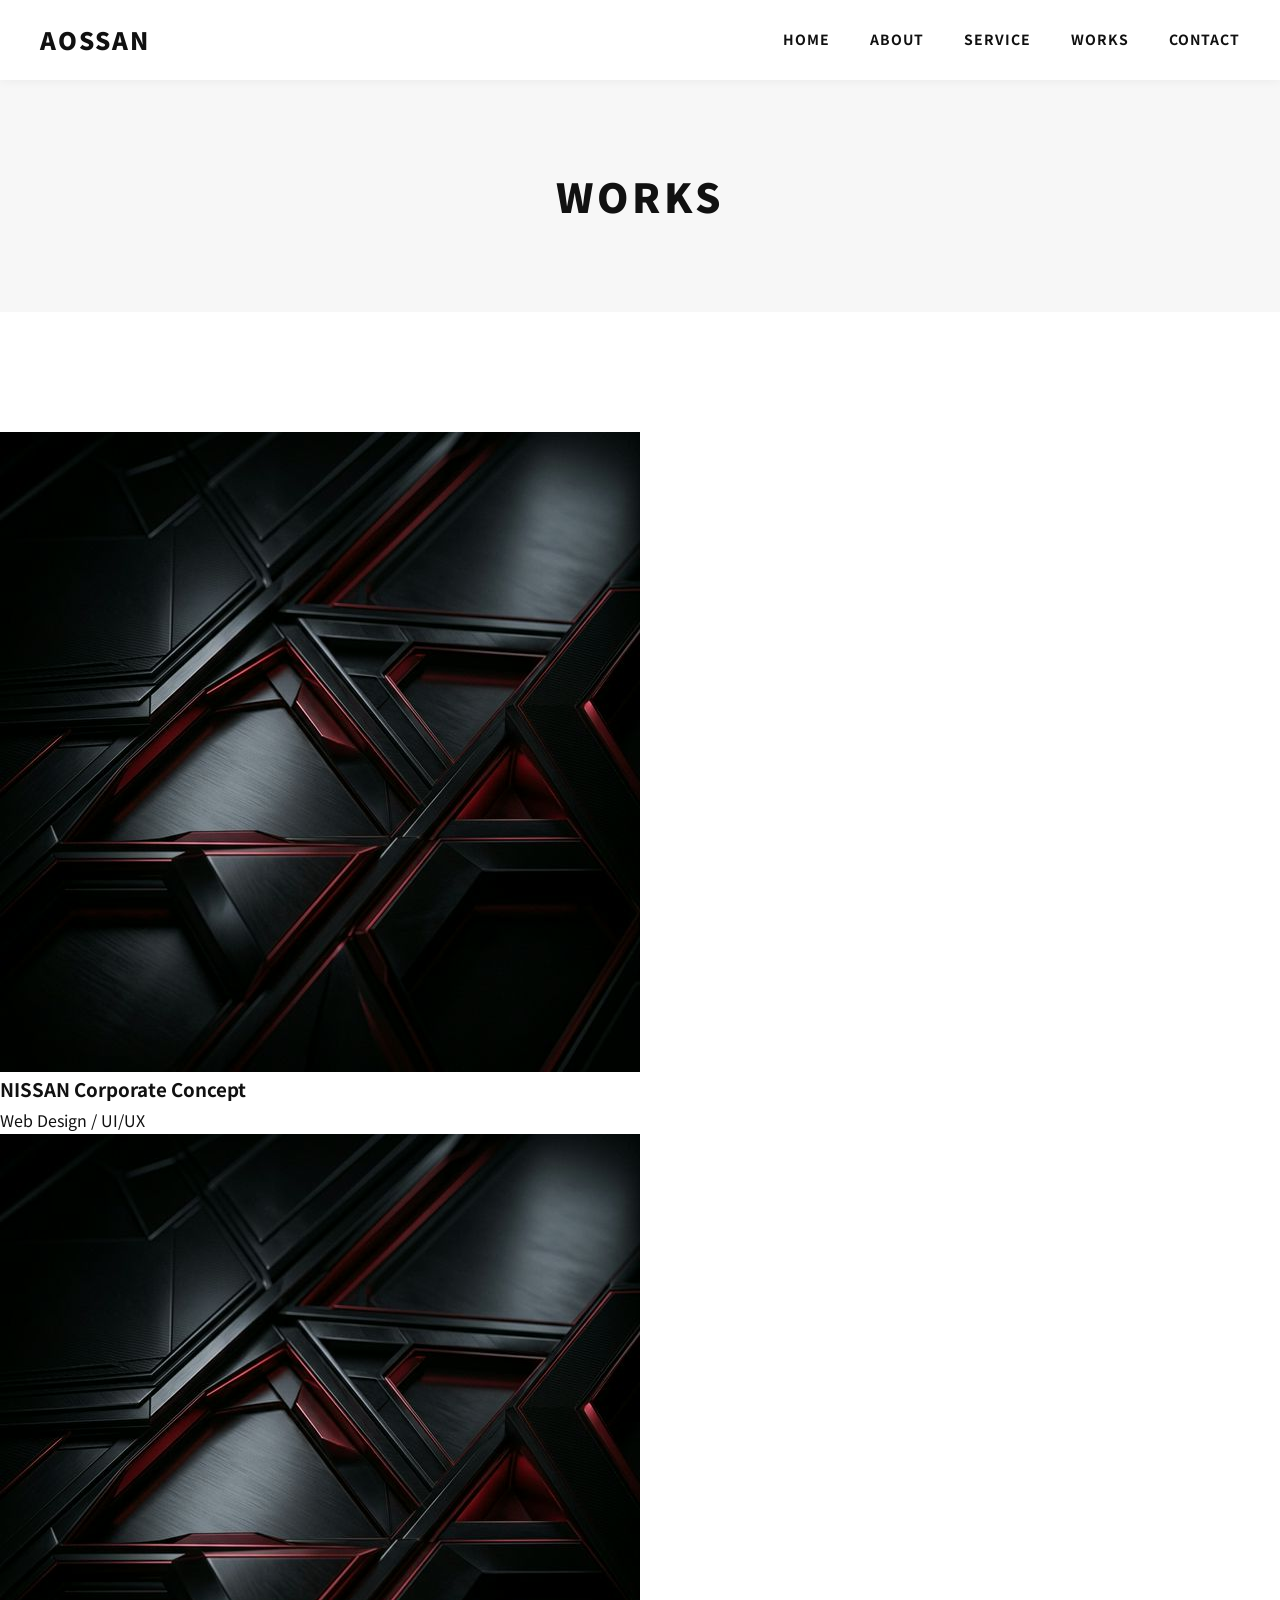
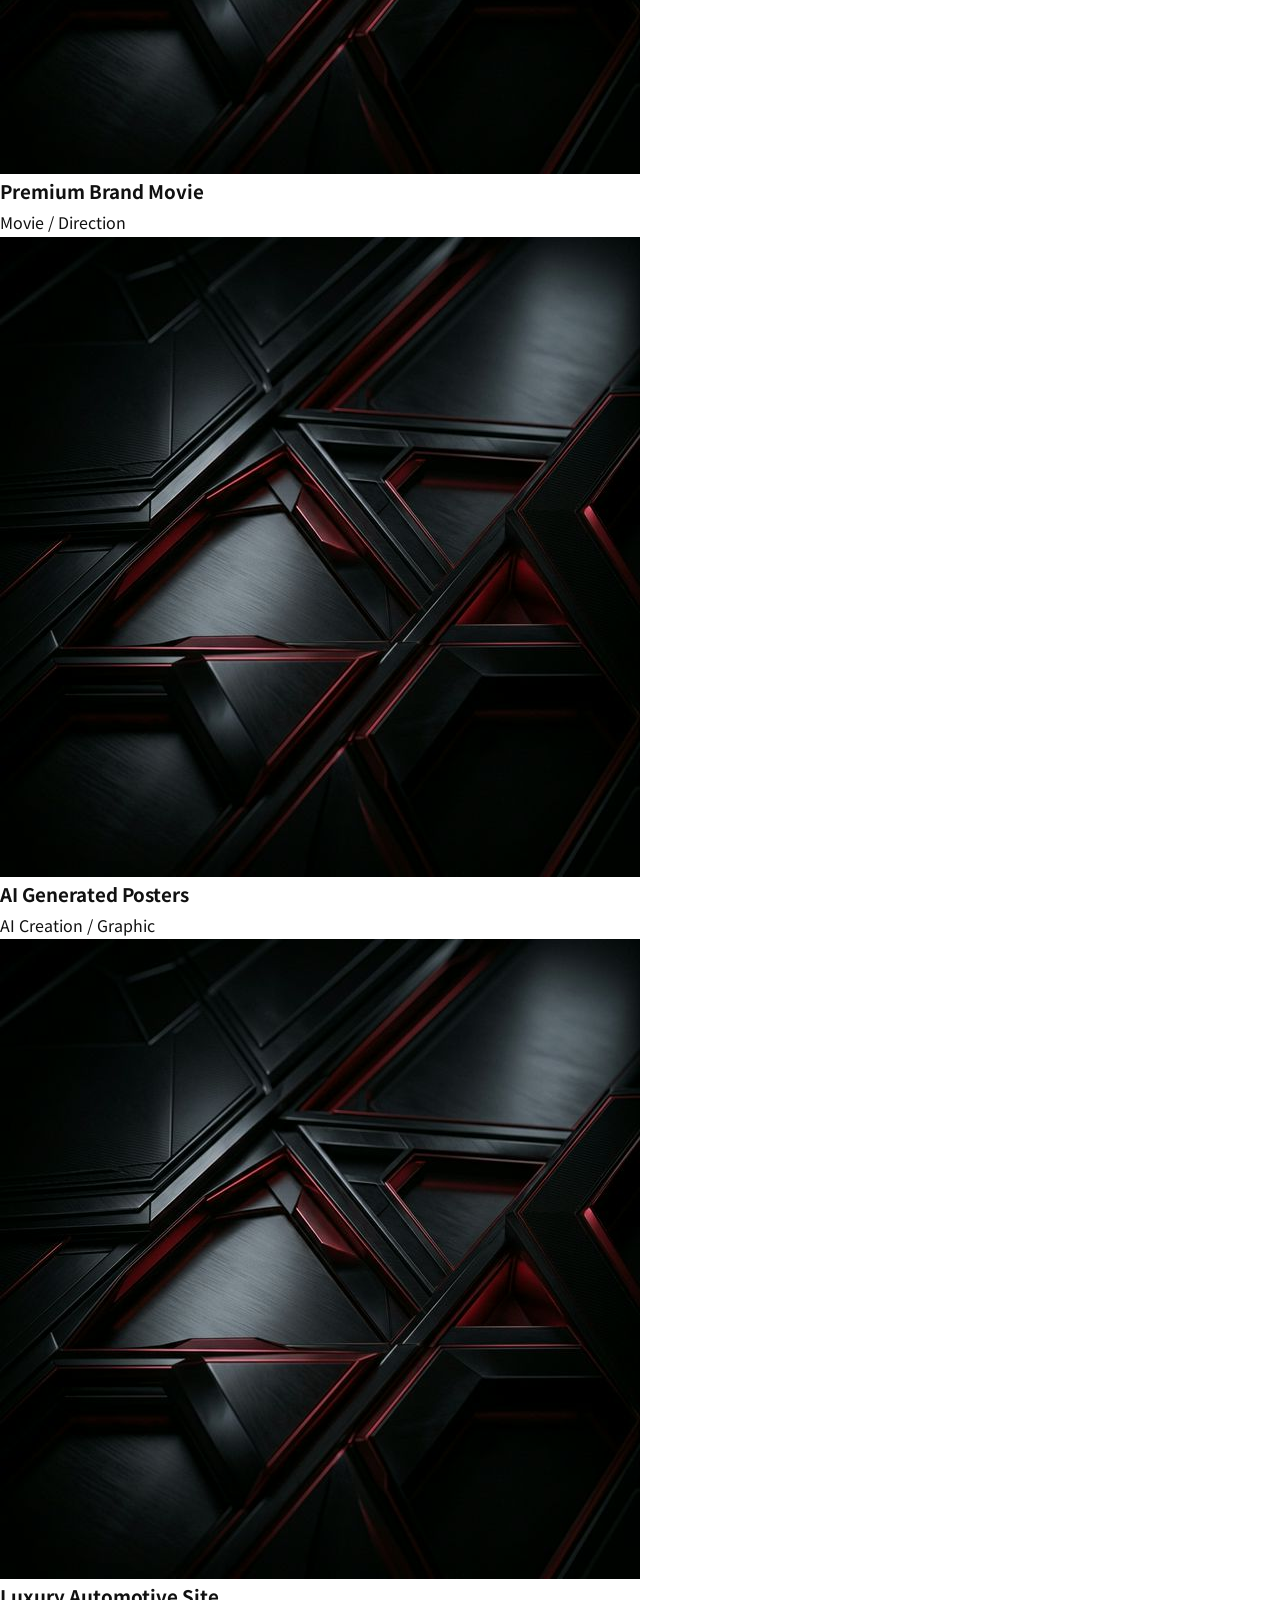
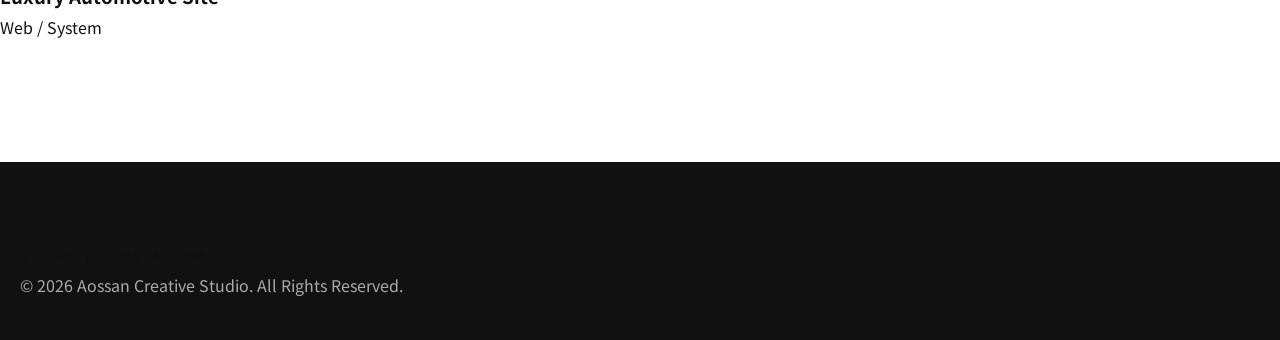
<file: works.html>
<!DOCTYPE html>
<html lang="ja">
<head>
  <meta charset="UTF-8">
  <meta name="viewport" content="width=device-width, initial-scale=1.0">
  <meta name="description" content="Aossanの制作実績一覧。">
  <title>WORKS｜Aossan Creative Studio</title>
  <link rel="stylesheet" href="style.css">
</head>
<body>

  <!-- Header -->
  <header class="header">
    <div class="header__logo">
      <a href="index.html">AOSSAN</a>
    </div>
    <div class="hamburger">
      <span></span>
      <span></span>
      <span></span>
    </div>
    <nav class="header__nav">
      <a href="index.html">HOME</a>
      <a href="about.html">ABOUT</a>
      <a href="service.html">SERVICE</a>
      <a href="works.html" class="active">WORKS</a>
      <a href="contact.html">CONTACT</a>
    </nav>
  </header>

  <!-- Page Header -->
  <div class="page-header">
    <h1>WORKS</h1>
  </div>

  <!-- Content -->
  <section class="section fade-in">
    <div class="works-grid">
      <a href="#" class="work-item">
        <img src="./assets/works1.jpg" alt="実績1">
        <div class="work-item__info">
          <h3>NISSAN Corporate Concept</h3>
          <p>Web Design / UI/UX</p>
        </div>
      </a>
      <a href="#" class="work-item">
        <img src="./assets/works1.jpg" alt="実績2">
        <div class="work-item__info">
          <h3>Premium Brand Movie</h3>
          <p>Movie / Direction</p>
        </div>
      </a>
      <a href="#" class="work-item">
        <img src="./assets/works1.jpg" alt="実績3">
        <div class="work-item__info">
          <h3>AI Generated Posters</h3>
          <p>AI Creation / Graphic</p>
        </div>
      </a>
      <a href="#" class="work-item">
        <img src="./assets/works1.jpg" alt="実績4">
        <div class="work-item__info">
          <h3>Luxury Automotive Site</h3>
          <p>Web / System</p>
        </div>
      </a>
    </div>
  </section>

  <!-- Footer -->
  <footer class="footer">
    <div class="footer__sns">
      <a href="#">X / TWITTER</a>
      <a href="#">INSTAGRAM</a>
    </div>
    <p class="footer__copy">&copy; 2026 Aossan Creative Studio. All Rights Reserved.</p>
  </footer>

  <script src="main.js"></script>
</body>
</html>
</file>
<file: style.css>
@import url('https://fonts.googleapis.com/css2?family=Noto+Sans+JP:wght@300;400;700;900&display=swap');

:root {
  --color-white: #ffffff;
  --color-black: #111111;
  --color-gray-text: #666666;
  --color-border: #e5e5e5;
  --color-bg-light: #f7f7f7;
  --color-red: #c3002f;
  --font-main: 'Noto Sans JP', sans-serif;
  --transition-fast: 0.3s ease;
  --max-width: 1200px;
}

* {
  margin: 0;
  padding: 0;
  box-sizing: border-box;
}

body {
  font-family: var(--font-main);
  background-color: var(--color-white);
  color: var(--color-black);
  line-height: 1.8;
  overflow-x: hidden;
}

a {
  color: var(--color-black);
  text-decoration: none;
  transition: color var(--transition-fast);
}

a:hover {
  color: var(--color-red);
}

ul {
  list-style: none;
}

img {
  max-width: 100%;
  height: auto;
  display: block;
}

/* Header */
.header {
  position: fixed;
  top: 0;
  left: 0;
  width: 100%;
  padding: 0 40px;
  height: 80px;
  background-color: rgba(255, 255, 255, 0.95);
  display: flex;
  justify-content: space-between;
  align-items: center;
  z-index: 100;
  box-shadow: 0 1px 10px rgba(0,0,0,0.05);
  backdrop-filter: blur(10px);
}

.header__logo {
  font-size: 24px;
  font-weight: 900;
  letter-spacing: 2px;
}

.header__nav {
  display: flex;
  gap: 40px;
}

.header__nav a {
  font-size: 14px;
  font-weight: 700;
  letter-spacing: 1px;
}

.header__controls {
  display: flex;
  align-items: center;
  gap: 20px;
}

/* Hamburger */
.hamburger {
  display: none;
  flex-direction: column;
  gap: 6px;
  cursor: pointer;
  z-index: 101;
}

.hamburger span {
  width: 30px;
  height: 2px;
  background-color: var(--color-black);
  transition: var(--transition-fast);
}

/* Base Container */
.container {
  max-width: var(--max-width);
  margin: 0 auto;
  padding: 0 20px;
}

/* Section */
.section {
  padding: 120px 0;
}

.section--bg {
  background-color: var(--color-bg-light);
}

.section__title {
  font-size: 32px;
  font-weight: 900;
  text-align: center;
  margin-bottom: 60px;
  letter-spacing: 2px;
}

/* Hero Slider Section */
.slider-wrapper {
  margin-top: 80px;
  position: relative;
  width: 100%;
  height: calc(100vh - 80px);
  min-height: 500px;
  background-color: var(--color-bg-light);
}

.slider {
  position: relative;
  width: 100%;
  height: 100%;
  overflow: hidden;
}

.slide {
  position: absolute;
  top: 0;
  left: 0;
  width: 100%;
  height: 100%;
  opacity: 0;
  visibility: hidden;
  transition: opacity 1s ease, visibility 1s ease;
  display: flex;
}

.slide.active {
  opacity: 1;
  visibility: visible;
}

.slide-bg {
  position: absolute;
  top: 0;
  right: 0;
  width: 60%;
  height: 100%;
  background-size: cover;
  background-position: center;
  z-index: 1;
}

.slide::before {
  content: '';
  position: absolute;
  top: 0;
  left: 0;
  width: 60%;
  height: 100%;
  background: linear-gradient(to right, rgba(255,255,255,1) 50%, rgba(255,255,255,0) 100%);
  z-index: 2;
}

.slide-content {
  position: relative;
  z-index: 3;
  width: 100%;
  max-width: var(--max-width);
  margin: 0 auto;
  padding: 0 40px;
  display: flex;
  flex-direction: column;
  justify-content: center;
  height: 100%;
}

.slide.active .slide-content {
  animation: slideTextIn 0.8s ease forwards 0.3s;
  opacity: 0;
  transform: translateX(-30px);
}

@keyframes slideTextIn {
  to {
    opacity: 1;
    transform: translateX(0);
  }
}

.slide-label {
  font-weight: 700;
  letter-spacing: 4px;
  color: var(--color-red);
  margin-bottom: 20px;
}

.slide-title {
  font-size: 60px;
  font-weight: 900;
  line-height: 1.2;
  margin-bottom: 30px;
  letter-spacing: 2px;
}

.slide-desc {
  font-size: 16px;
  color: var(--color-gray-text);
  margin-bottom: 40px;
  line-height: 2;
  max-width: 500px;
}

/* Slider Controls */
.slider-btn {
  position: absolute;
  top: 50%;
  transform: translateY(-50%);
  z-index: 10;
  background: rgba(0, 0, 0, 0.3);
  color: var(--color-white);
  border: none;
  width: 50px;
  height: 50px;
  font-size: 24px;
  cursor: pointer;
  transition: background var(--transition-fast);
  display: flex;
  align-items: center;
  justify-content: center;
  border-radius: 5px;
}

.slider-btn:hover {
  background: var(--color-red);
}

.slider-btn.prev {
  left: 20px;
}

.slider-btn.next {
  right: 20px;
}

.dots {
  position: absolute;
  bottom: 30px;
  left: 50%;
  transform: translateX(-50%);
  z-index: 10;
  display: flex;
  gap: 15px;
}

.dot {
  width: 12px;
  height: 12px;
  border-radius: 50%;
  background: rgba(0, 0, 0, 0.4);
  cursor: pointer;
  transition: background var(--transition-fast), transform var(--transition-fast);
}

.dot:hover, .dot.active {
  background: var(--color-red);
  transform: scale(1.2);
}

/* Buttons */
.btn {
  display: inline-block;
  padding: 16px 40px;
  background-color: var(--color-red);
  color: var(--color-white);
  font-size: 14px;
  font-weight: 700;
  letter-spacing: 2px;
  text-align: center;
  transition: all var(--transition-fast);
}

.btn:hover {
  background-color: #8a0021;
  color: var(--color-white);
  transform: translateY(-2px);
  box-shadow: 0 10px 20px rgba(195, 0, 47, 0.2);
}

.btn--outline {
  background-color: transparent;
  color: var(--color-black);
  border: 1px solid var(--color-border);
}

.btn--outline:hover {
  background-color: var(--color-black);
  color: var(--color-white);
  box-shadow: none;
}

/* Cards UI */
.card {
  background: var(--color-white);
  border: 1px solid var(--color-border);
  padding: 30px;
  transition: all var(--transition-fast);
  display: flex;
  flex-direction: column;
}

.card:hover {
  transform: translateY(-5px);
  box-shadow: 0 15px 30px rgba(0,0,0,0.05);
}

.card__image {
  margin: -30px -30px 20px -30px; /* Offset padding */
  overflow: hidden;
}

.card__image img {
  width: 100%;
  height: 200px;
  object-fit: cover;
  transition: transform 0.6s ease;
}

.card:hover .card__image img {
  transform: scale(1.05);
}

.card__title {
  font-size: 20px;
  font-weight: 700;
  margin-bottom: 15px;
}

.card__desc {
  font-size: 14px;
  color: var(--color-gray-text);
  line-height: 1.8;
  margin-bottom: 20px;
  flex-grow: 1;
}

.card__link {
  font-size: 14px;
  font-weight: 700;
  color: var(--color-red);
  display: inline-flex;
  align-items: center;
}
.card__link::after {
  content: '→';
  margin-left: 8px;
  transition: margin-left var(--transition-fast);
}
.card:hover .card__link::after {
  margin-left: 14px;
}

/* Pick Up (Horizontal Card) */
.pickup-card {
  display: flex;
  background: var(--color-white);
  border: 1px solid var(--color-border);
  transition: all var(--transition-fast);
}

.pickup-card:hover {
  transform: translateY(-5px);
  box-shadow: 0 15px 30px rgba(0,0,0,0.05);
}

.pickup-card__image {
  flex: 1;
  overflow: hidden;
}
.pickup-card__image img {
  width: 100%;
  height: 100%;
  object-fit: cover;
  min-height: 300px;
}

.pickup-card__body {
  flex: 1;
  padding: 60px;
  display: flex;
  flex-direction: column;
  justify-content: center;
}

/* Grids */
.grid-3 {
  display: grid;
  grid-template-columns: repeat(3, 1fr);
  gap: 30px;
}

.grid-2 {
  display: grid;
  grid-template-columns: repeat(2, 1fr);
  gap: 30px;
}

/* Page Header */
.page-header {
  margin-top: 80px;
  padding: 80px 0;
  background-color: var(--color-bg-light);
  text-align: center;
}
.page-header h1 {
  font-size: 40px;
  font-weight: 900;
  letter-spacing: 4px;
}

/* Footer (Black 4 Columns) */
.footer {
  background-color: var(--color-black);
  color: #aaaaaa;
  padding: 80px 20px 40px;
}

.footer-grid {
  max-width: var(--max-width);
  margin: 0 auto;
  display: grid;
  grid-template-columns: repeat(4, 1fr);
  gap: 40px;
  margin-bottom: 60px;
}

.footer-col h4 {
  color: var(--color-white);
  font-size: 16px;
  margin-bottom: 25px;
  letter-spacing: 1px;
}

.footer-col ul li {
  margin-bottom: 12px;
}
.footer-col ul li a {
  color: #aaaaaa;
  font-size: 13px;
}
.footer-col ul li a:hover {
  color: var(--color-red);
}

.footer__bottom {
  text-align: center;
  border-top: 1px solid #333;
  padding-top: 30px;
  font-size: 12px;
}

/* Animations */
.fade-in {
  opacity: 0;
  transform: translateY(30px);
  transition: opacity 0.8s ease, transform 0.8s ease;
}

.fade-in.is-visible {
  opacity: 1;
  transform: translateY(0);
}

@keyframes fadeUp {
  to {
    opacity: 1;
    transform: translateY(0);
  }
}
@keyframes fadeIn {
  to {
    opacity: 1;
  }
}

/* Form */
.form-group {
  margin-bottom: 30px;
}
.form-group label {
  display: block;
  font-size: 14px;
  font-weight: bold;
  margin-bottom: 10px;
}
.form-group input, .form-group textarea {
  width: 100%;
  padding: 15px;
  border: 1px solid var(--color-border);
  font-family: inherit;
  transition: border-color var(--transition-fast);
}
.form-group input:focus, .form-group textarea:focus {
  outline: none;
  border-color: var(--color-red);
}

/* Detail Specs */
.spec-table {
  width: 100%;
  border-collapse: collapse;
}
.spec-table th, .spec-table td {
  padding: 20px;
  border-bottom: 1px solid var(--color-border);
  text-align: left;
}
.spec-table th {
  width: 30%;
  font-weight: 700;
  color: var(--color-gray-text);
}

/* Responsive */
@media screen and (max-width: 992px) {
  .slide-bg { width: 100%; right: 0; }
  .slide::before { width: 100%; background: linear-gradient(to right, rgba(255,255,255,0.95) 30%, rgba(255,255,255,0.4) 100%); }
  .slide-title { font-size: 48px; }
  .grid-3 {
    grid-template-columns: repeat(2, 1fr);
  }
  .pickup-card {
    flex-direction: column;
  }
  .footer-grid {
    grid-template-columns: repeat(2, 1fr);
  }
}

@media screen and (max-width: 768px) {
  .header {
    padding: 0 20px;
  }

  .header__nav {
    display: none; /* Hide on mobile initially */
  }

  .hamburger {
    display: flex;
  }

  .header__nav.is-open {
    display: flex;
    position: fixed;
    top: 80px;
    left: 0;
    width: 100%;
    height: calc(100vh - 80px);
    background-color: var(--color-white);
    flex-direction: column;
    align-items: center;
    justify-content: center;
    gap: 30px;
  }

  /* Hamburger open state */
  .hamburger.is-open span:nth-child(1) { transform: translateY(8px) rotate(45deg); }
  .hamburger.is-open span:nth-child(2) { opacity: 0; }
  .hamburger.is-open span:nth-child(3) { transform: translateY(-8px) rotate(-45deg); }

  .grid-2, .grid-3 {
    grid-template-columns: 1fr;
  }

  .pickup-card__body {
    padding: 30px;
  }

  .slide-content {
    padding: 60px 20px;
    align-items: center;
    text-align: center;
  }
  
  .slide::before { background: rgba(255, 255, 255, 0.85); width: 100%; }

  .footer-grid {
    grid-template-columns: 1fr;
  }
}
</file>
